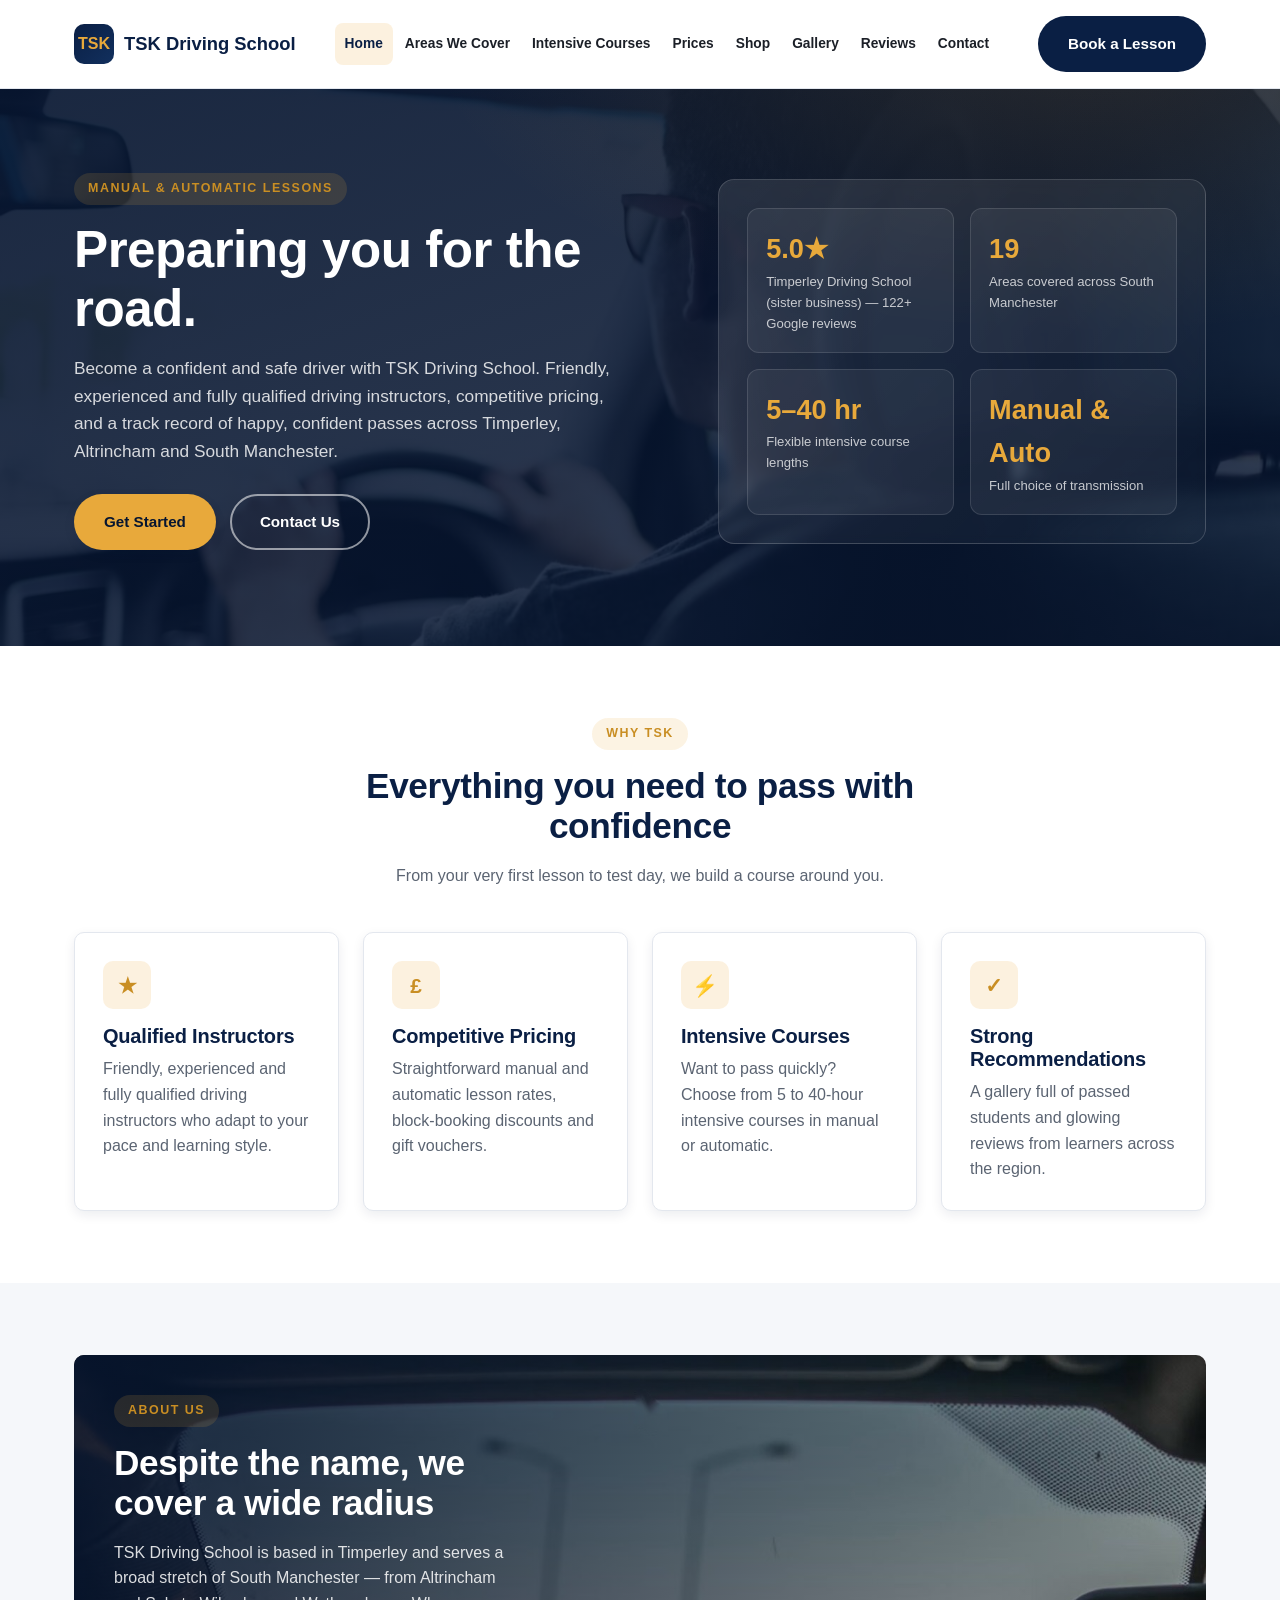
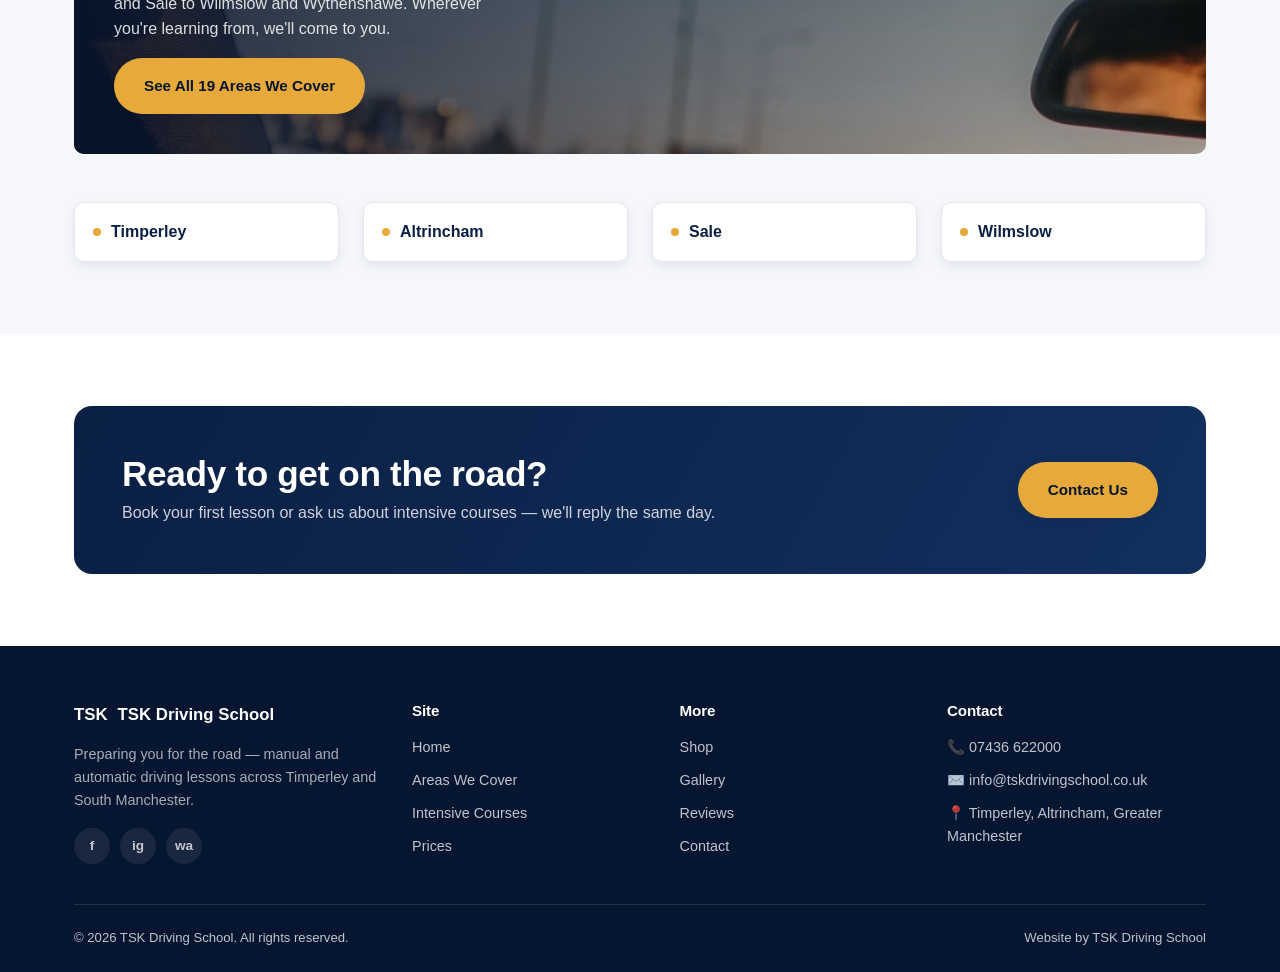
<file: index.html>
<!DOCTYPE html>
<html lang="en">
<head>
<meta charset="UTF-8">
<meta name="viewport" content="width=device-width, initial-scale=1.0">
<!-- Google tag (gtag.js) -->
<script async src="https://www.googletagmanager.com/gtag/js?id=G-TXS6KLZTWV"></script>
<script>
  window.dataLayer = window.dataLayer || [];
  function gtag(){dataLayer.push(arguments);}
  gtag('js', new Date());
  gtag('config', 'G-TXS6KLZTWV');
</script>
<title>TSK Driving School | Driving Lessons in Timperley & South Manchester</title>
<meta name="description" content="Friendly, fully qualified instructors offering manual & automatic driving lessons in Timperley, Altrincham & South Manchester. Book today.">
<link rel="canonical" href="https://tskdrivingschool.co.uk/">
<meta property="og:type" content="website">
<meta property="og:site_name" content="TSK Driving School">
<meta property="og:title" content="TSK Driving School | Driving Lessons in Timperley & South Manchester">
<meta property="og:description" content="Friendly, fully qualified instructors offering manual & automatic driving lessons in Timperley, Altrincham & South Manchester.">
<meta property="og:url" content="https://tskdrivingschool.co.uk/">
<meta property="og:image" content="https://tskdrivingschool.co.uk/images/mirror-eyes.jpg">
<meta name="twitter:card" content="summary_large_image">
<link rel="stylesheet" href="styles.css">
<script type="application/ld+json">
{
  "@context": "https://schema.org",
  "@type": "DrivingSchool",
  "name": "TSK Driving School",
  "image": "https://tskdrivingschool.co.uk/images/mirror-eyes.jpg",
  "url": "https://tskdrivingschool.co.uk/",
  "telephone": "+447436622000",
  "email": "info@tskdrivingschool.co.uk",
  "priceRange": "££",
  "address": {
    "@type": "PostalAddress",
    "addressLocality": "Timperley",
    "addressRegion": "Greater Manchester",
    "addressCountry": "GB"
  },
  "areaServed": ["Timperley", "Alderley Edge", "Altrincham", "Bowdon", "Broadheath", "Brooklands", "Dunham Massey", "Flixton", "Gatley", "Hale", "Hale Barns", "Northenden", "Northern Moor", "Partington", "Sale", "Sale Moor", "Urmston", "Wilmslow", "Wythenshawe"],
  "openingHoursSpecification": [
    {"@type": "OpeningHoursSpecification", "dayOfWeek": ["Monday","Tuesday","Wednesday","Thursday","Friday"], "opens": "09:00", "closes": "19:00"},
    {"@type": "OpeningHoursSpecification", "dayOfWeek": "Saturday", "opens": "09:00", "closes": "17:00"},
    {"@type": "OpeningHoursSpecification", "dayOfWeek": "Sunday", "opens": "09:00", "closes": "14:00"}
  ]
}
</script>
</head>
<body>

<header class="site-header">
  <div class="nav-bar">
    <a href="index.html" class="brand">
      <span class="logo-mark">TSK</span>
      <span>TSK Driving School<span class="brand-sub">Timperley &amp; South Manchester</span></span>
    </a>
    <button class="nav-toggle" aria-label="Toggle navigation"><span></span><span></span><span></span></button>
    <nav class="nav-links">
      <a href="index.html" class="active">Home</a>
      <a href="areas-we-cover.html">Areas We Cover</a>
      <a href="intensive-driving-courses.html">Intensive Courses</a>
      <a href="prices.html">Prices</a>
      <a href="shop.html">Shop</a>
      <a href="gallery.html">Gallery</a>
      <a href="reviews.html">Reviews</a>
      <a href="contact.html">Contact</a>
    </nav>
    <div class="nav-cta">
      <a href="tel:+447436622000" class="nav-phone">📞 07436 622000</a>
      <a href="contact.html" class="btn btn-navy">Book a Lesson</a>
    </div>
  </div>
</header>

<section class="hero hero-photo" style="--hero-img:url('images/hero-steering-1.jpg');">
  <div class="container">
    <div>
      <span class="eyebrow">Manual &amp; Automatic Lessons</span>
      <h1>Preparing you for the road.</h1>
      <p class="lead">Become a confident and safe driver with TSK Driving School. Friendly, experienced and fully qualified driving instructors, competitive pricing, and a track record of happy, confident passes across Timperley, Altrincham and South Manchester.</p>
      <div class="hero-actions">
        <a href="prices.html" class="btn btn-gold">Get Started</a>
        <a href="contact.html" class="btn btn-outline">Contact Us</a>
      </div>
    </div>
    <div class="hero-art">
      <div class="hero-stat-grid">
        <div class="hero-stat">
          <div class="num">5.0★</div>
          <div class="label">Timperley Driving School (sister business) — 122+ Google reviews</div>
        </div>
        <div class="hero-stat">
          <div class="num">19</div>
          <div class="label">Areas covered across South Manchester</div>
        </div>
        <div class="hero-stat">
          <div class="num">5–40 hr</div>
          <div class="label">Flexible intensive course lengths</div>
        </div>
        <div class="hero-stat">
          <div class="num">Manual &amp; Auto</div>
          <div class="label">Full choice of transmission</div>
        </div>
      </div>
    </div>
  </div>
</section>

<section>
  <div class="container">
    <div class="section-head">
      <span class="eyebrow">Why TSK</span>
      <h2>Everything you need to pass with confidence</h2>
      <p>From your very first lesson to test day, we build a course around you.</p>
    </div>
    <div class="grid grid-4">
      <div class="card">
        <div class="icon">★</div>
        <h3>Qualified Instructors</h3>
        <p>Friendly, experienced and fully qualified driving instructors who adapt to your pace and learning style.</p>
      </div>
      <div class="card">
        <div class="icon">£</div>
        <h3>Competitive Pricing</h3>
        <p>Straightforward manual and automatic lesson rates, block-booking discounts and gift vouchers.</p>
      </div>
      <div class="card">
        <div class="icon">⚡</div>
        <h3>Intensive Courses</h3>
        <p>Want to pass quickly? Choose from 5 to 40-hour intensive courses in manual or automatic.</p>
      </div>
      <div class="card">
        <div class="icon">✓</div>
        <h3>Strong Recommendations</h3>
        <p>A gallery full of passed students and glowing reviews from learners across the region.</p>
      </div>
    </div>
  </div>
</section>

<section class="bg-offwhite">
  <div class="container">
    <div class="photo-band" style="background-image:url('images/road-dusk.jpg'); margin-bottom:48px;">
      <div class="content">
        <span class="eyebrow">About Us</span>
        <h2>Despite the name, we cover a wide radius</h2>
        <p>TSK Driving School is based in Timperley and serves a broad stretch of South Manchester — from Altrincham and Sale to Wilmslow and Wythenshawe. Wherever you're learning from, we'll come to you.</p>
        <a href="areas-we-cover.html" class="btn btn-gold">See All 19 Areas We Cover</a>
      </div>
    </div>
    <div class="grid grid-4">
      <div class="area-pill"><span class="dot"></span>Timperley</div>
      <div class="area-pill"><span class="dot"></span>Altrincham</div>
      <div class="area-pill"><span class="dot"></span>Sale</div>
      <div class="area-pill"><span class="dot"></span>Wilmslow</div>
    </div>
  </div>
</section>

<section>
  <div class="container">
    <div class="cta-banner">
      <div>
        <h2>Ready to get on the road?</h2>
        <p>Book your first lesson or ask us about intensive courses — we'll reply the same day.</p>
      </div>
      <a href="contact.html" class="btn btn-gold">Contact Us</a>
    </div>
  </div>
</section>

<footer class="site-footer">
  <div class="container">
    <div class="footer-grid">
      <div>
        <div class="footer-brand"><span class="logo-mark">TSK</span> TSK Driving School</div>
        <p style="color:rgba(255,255,255,0.65); font-size:0.9rem;">Preparing you for the road — manual and automatic driving lessons across Timperley and South Manchester.</p>
        <div class="social-row">
          <a href="#" aria-label="Facebook">f</a>
          <a href="#" aria-label="Instagram">ig</a>
          <a href="https://wa.me/447436622000" aria-label="WhatsApp">wa</a>
        </div>
      </div>
      <div>
        <h4>Site</h4>
        <ul>
          <li><a href="index.html">Home</a></li>
          <li><a href="areas-we-cover.html">Areas We Cover</a></li>
          <li><a href="intensive-driving-courses.html">Intensive Courses</a></li>
          <li><a href="prices.html">Prices</a></li>
        </ul>
      </div>
      <div>
        <h4>More</h4>
        <ul>
          <li><a href="shop.html">Shop</a></li>
          <li><a href="gallery.html">Gallery</a></li>
          <li><a href="reviews.html">Reviews</a></li>
          <li><a href="contact.html">Contact</a></li>
        </ul>
      </div>
      <div>
        <h4>Contact</h4>
        <ul>
          <li>📞 <a href="tel:+447436622000">07436 622000</a></li>
          <li>✉️ <a href="mailto:info@tskdrivingschool.co.uk">info@tskdrivingschool.co.uk</a></li>
          <li>📍 Timperley, Altrincham, Greater Manchester</li>
        </ul>
      </div>
    </div>
    <div class="footer-bottom">
      <span>© 2026 TSK Driving School. All rights reserved.</span>
      <span>Website by TSK Driving School</span>
    </div>
  </div>
</footer>

<script src="script.js"></script>
</body>
</html>
</file>
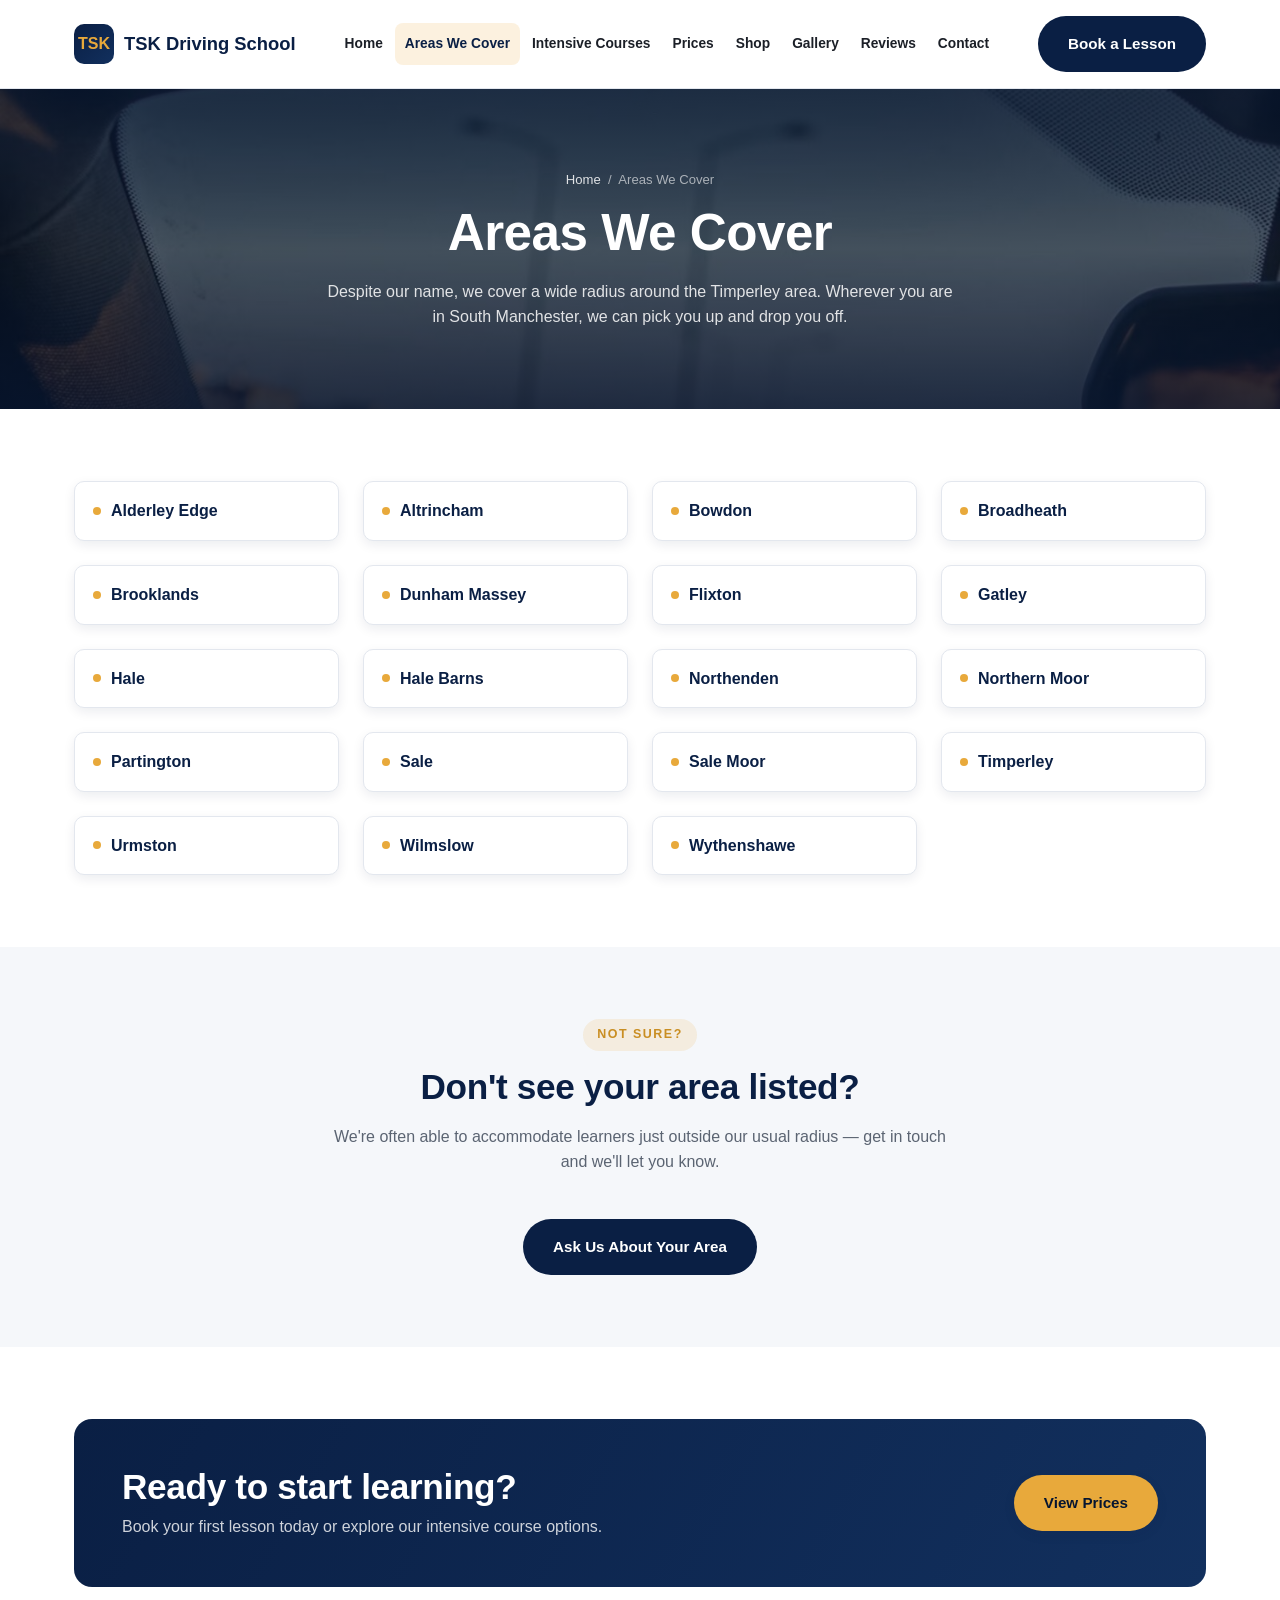
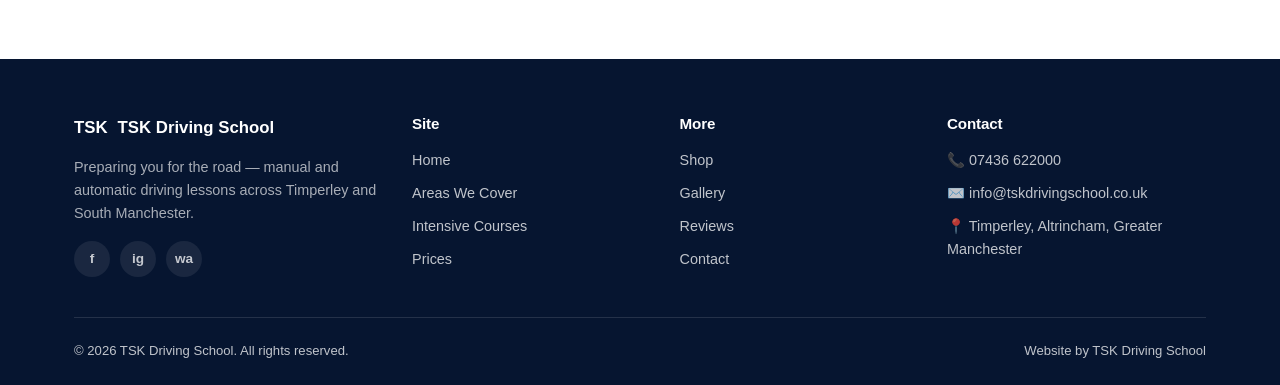
<file: areas-we-cover.html>
<!DOCTYPE html>
<html lang="en">
<head>
<meta charset="UTF-8">
<meta name="viewport" content="width=device-width, initial-scale=1.0">
<!-- Google tag (gtag.js) -->
<script async src="https://www.googletagmanager.com/gtag/js?id=G-TXS6KLZTWV"></script>
<script>
  window.dataLayer = window.dataLayer || [];
  function gtag(){dataLayer.push(arguments);}
  gtag('js', new Date());
  gtag('config', 'G-TXS6KLZTWV');
</script>
<title>Driving Lesson Areas We Cover | Timperley & South Manchester</title>
<meta name="description" content="TSK Driving School covers Timperley, Altrincham, Sale, Hale, Bowdon, Wilmslow, Wythenshawe and surrounding South Manchester areas. Check if we cover you.">
<link rel="canonical" href="https://tskdrivingschool.co.uk/areas-we-cover.html">
<meta property="og:type" content="website">
<meta property="og:site_name" content="TSK Driving School">
<meta property="og:title" content="Driving Lesson Areas We Cover | Timperley & South Manchester">
<meta property="og:description" content="TSK Driving School covers Timperley, Altrincham, Sale, Hale, Bowdon, Wilmslow, Wythenshawe and surrounding South Manchester areas.">
<meta property="og:url" content="https://tskdrivingschool.co.uk/areas-we-cover.html">
<meta property="og:image" content="https://tskdrivingschool.co.uk/images/road-dusk.jpg">
<meta name="twitter:card" content="summary_large_image">
<link rel="stylesheet" href="styles.css">
</head>
<body>

<header class="site-header">
  <div class="nav-bar">
    <a href="index.html" class="brand">
      <span class="logo-mark">TSK</span>
      <span>TSK Driving School<span class="brand-sub">Timperley &amp; South Manchester</span></span>
    </a>
    <button class="nav-toggle" aria-label="Toggle navigation"><span></span><span></span><span></span></button>
    <nav class="nav-links">
      <a href="index.html">Home</a>
      <a href="areas-we-cover.html" class="active">Areas We Cover</a>
      <a href="intensive-driving-courses.html">Intensive Courses</a>
      <a href="prices.html">Prices</a>
      <a href="shop.html">Shop</a>
      <a href="gallery.html">Gallery</a>
      <a href="reviews.html">Reviews</a>
      <a href="contact.html">Contact</a>
    </nav>
    <div class="nav-cta">
      <a href="tel:+447436622000" class="nav-phone">📞 07436 622000</a>
      <a href="contact.html" class="btn btn-navy">Book a Lesson</a>
    </div>
  </div>
</header>

<section class="photo-hero" style="background-image:url('images/road-dusk.jpg'); min-height:320px;">
  <div class="container">
    <div class="breadcrumb"><a href="index.html">Home</a> &nbsp;/&nbsp; Areas We Cover</div>
    <h1>Areas We Cover</h1>
    <p>Despite our name, we cover a wide radius around the Timperley area. Wherever you are in South Manchester, we can pick you up and drop you off.</p>
  </div>
</section>

<section>
  <div class="container">
    <div class="grid grid-4">
      <div class="area-pill"><span class="dot"></span>Alderley Edge</div>
      <div class="area-pill"><span class="dot"></span>Altrincham</div>
      <div class="area-pill"><span class="dot"></span>Bowdon</div>
      <div class="area-pill"><span class="dot"></span>Broadheath</div>
      <div class="area-pill"><span class="dot"></span>Brooklands</div>
      <div class="area-pill"><span class="dot"></span>Dunham Massey</div>
      <div class="area-pill"><span class="dot"></span>Flixton</div>
      <div class="area-pill"><span class="dot"></span>Gatley</div>
      <div class="area-pill"><span class="dot"></span>Hale</div>
      <div class="area-pill"><span class="dot"></span>Hale Barns</div>
      <div class="area-pill"><span class="dot"></span>Northenden</div>
      <div class="area-pill"><span class="dot"></span>Northern Moor</div>
      <div class="area-pill"><span class="dot"></span>Partington</div>
      <div class="area-pill"><span class="dot"></span>Sale</div>
      <div class="area-pill"><span class="dot"></span>Sale Moor</div>
      <div class="area-pill"><span class="dot"></span>Timperley</div>
      <div class="area-pill"><span class="dot"></span>Urmston</div>
      <div class="area-pill"><span class="dot"></span>Wilmslow</div>
      <div class="area-pill"><span class="dot"></span>Wythenshawe</div>
    </div>
  </div>
</section>

<section class="bg-offwhite">
  <div class="container">
    <div class="section-head">
      <span class="eyebrow">Not sure?</span>
      <h2>Don't see your area listed?</h2>
      <p>We're often able to accommodate learners just outside our usual radius — get in touch and we'll let you know.</p>
    </div>
    <div style="text-align:center;">
      <a href="contact.html" class="btn btn-navy">Ask Us About Your Area</a>
    </div>
  </div>
</section>

<section>
  <div class="container">
    <div class="cta-banner">
      <div>
        <h2>Ready to start learning?</h2>
        <p>Book your first lesson today or explore our intensive course options.</p>
      </div>
      <a href="prices.html" class="btn btn-gold">View Prices</a>
    </div>
  </div>
</section>

<footer class="site-footer">
  <div class="container">
    <div class="footer-grid">
      <div>
        <div class="footer-brand"><span class="logo-mark">TSK</span> TSK Driving School</div>
        <p style="color:rgba(255,255,255,0.65); font-size:0.9rem;">Preparing you for the road — manual and automatic driving lessons across Timperley and South Manchester.</p>
        <div class="social-row">
          <a href="#" aria-label="Facebook">f</a>
          <a href="#" aria-label="Instagram">ig</a>
          <a href="https://wa.me/447436622000" aria-label="WhatsApp">wa</a>
        </div>
      </div>
      <div>
        <h4>Site</h4>
        <ul>
          <li><a href="index.html">Home</a></li>
          <li><a href="areas-we-cover.html">Areas We Cover</a></li>
          <li><a href="intensive-driving-courses.html">Intensive Courses</a></li>
          <li><a href="prices.html">Prices</a></li>
        </ul>
      </div>
      <div>
        <h4>More</h4>
        <ul>
          <li><a href="shop.html">Shop</a></li>
          <li><a href="gallery.html">Gallery</a></li>
          <li><a href="reviews.html">Reviews</a></li>
          <li><a href="contact.html">Contact</a></li>
        </ul>
      </div>
      <div>
        <h4>Contact</h4>
        <ul>
          <li>📞 <a href="tel:+447436622000">07436 622000</a></li>
          <li>✉️ <a href="mailto:info@tskdrivingschool.co.uk">info@tskdrivingschool.co.uk</a></li>
          <li>📍 Timperley, Altrincham, Greater Manchester</li>
        </ul>
      </div>
    </div>
    <div class="footer-bottom">
      <span>© 2026 TSK Driving School. All rights reserved.</span>
      <span>Website by TSK Driving School</span>
    </div>
  </div>
</footer>

<script src="script.js"></script>
</body>
</html>
</file>
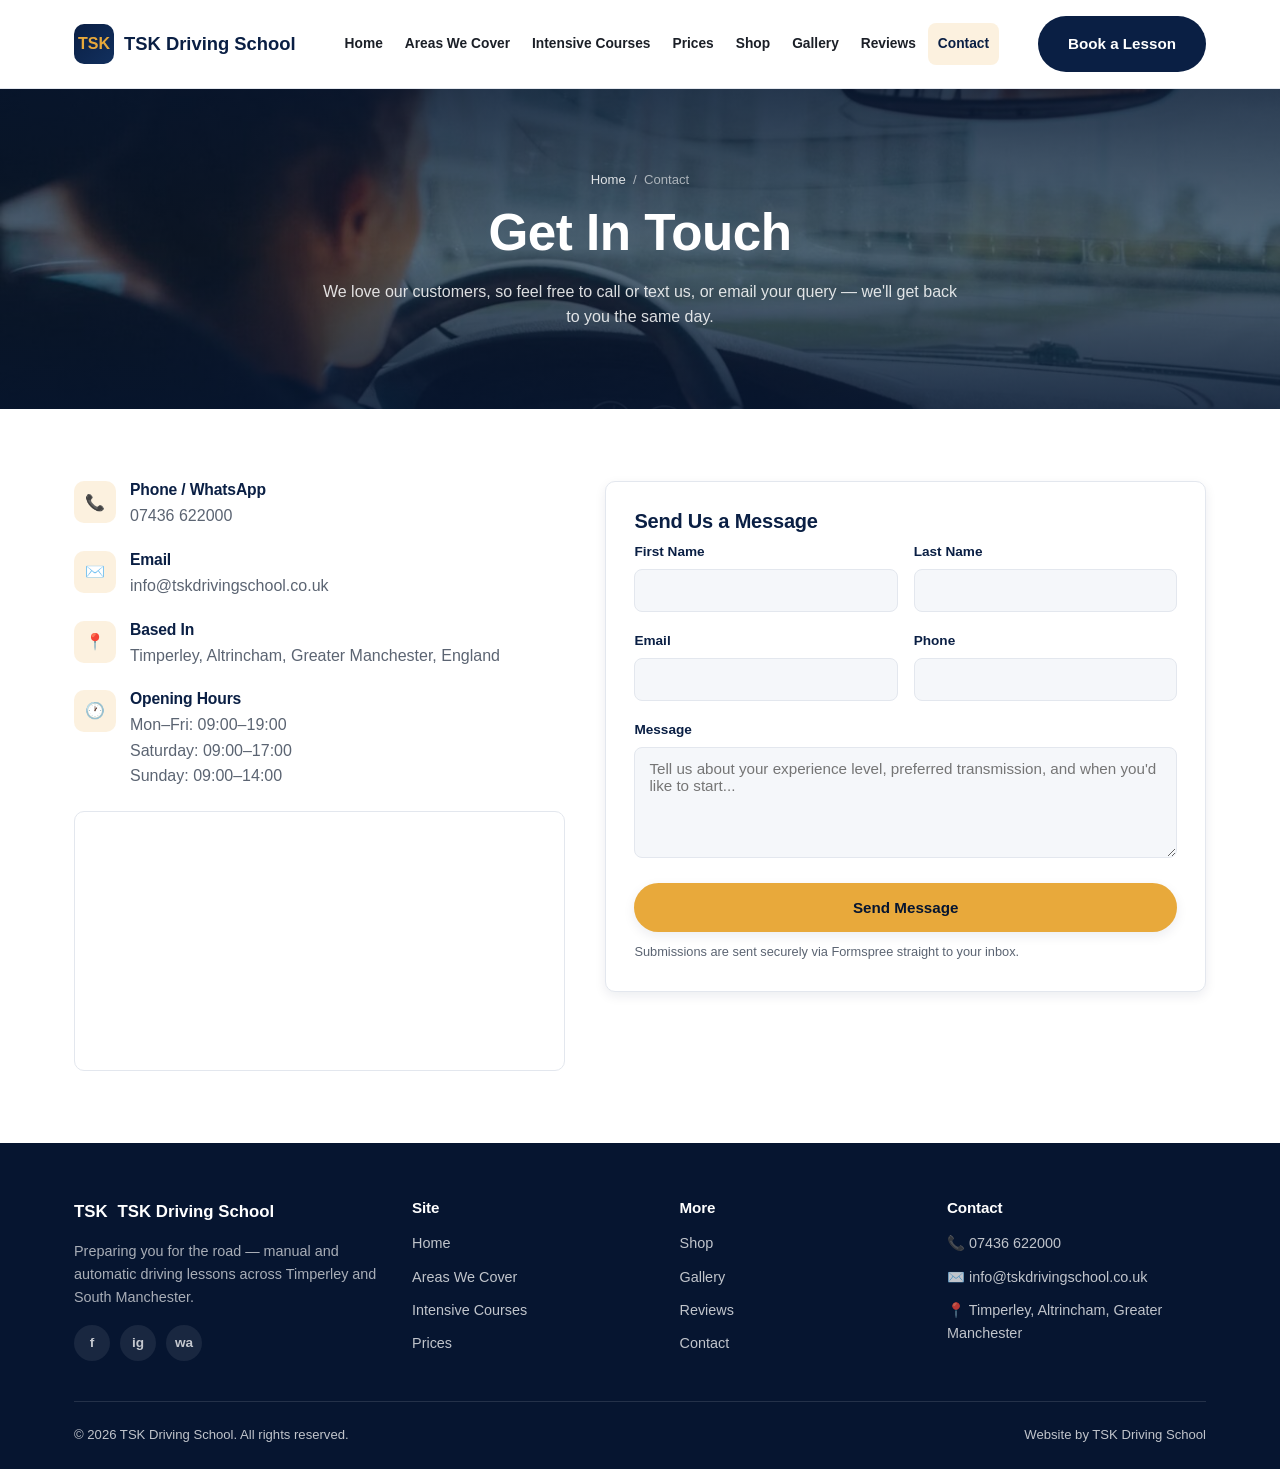
<file: contact.html>
<!DOCTYPE html>
<html lang="en">
<head>
<meta charset="UTF-8">
<meta name="viewport" content="width=device-width, initial-scale=1.0">
<!-- Google tag (gtag.js) -->
<script async src="https://www.googletagmanager.com/gtag/js?id=G-TXS6KLZTWV"></script>
<script>
  window.dataLayer = window.dataLayer || [];
  function gtag(){dataLayer.push(arguments);}
  gtag('js', new Date());
  gtag('config', 'G-TXS6KLZTWV');
</script>
<title>Contact TSK Driving School | Timperley & South Manchester</title>
<meta name="description" content="Get in touch to book manual or automatic driving lessons in Timperley, Altrincham and South Manchester. Call, WhatsApp or message us today.">
<link rel="canonical" href="https://tskdrivingschool.co.uk/contact.html">
<meta property="og:type" content="website">
<meta property="og:site_name" content="TSK Driving School">
<meta property="og:title" content="Contact TSK Driving School | Timperley & South Manchester">
<meta property="og:description" content="Get in touch to book manual or automatic driving lessons in Timperley, Altrincham and South Manchester.">
<meta property="og:url" content="https://tskdrivingschool.co.uk/contact.html">
<meta property="og:image" content="https://tskdrivingschool.co.uk/images/mirror-eyes.jpg">
<meta name="twitter:card" content="summary_large_image">
<link rel="stylesheet" href="styles.css">
</head>
<body>

<header class="site-header">
  <div class="nav-bar">
    <a href="index.html" class="brand">
      <span class="logo-mark">TSK</span>
      <span>TSK Driving School<span class="brand-sub">Timperley &amp; South Manchester</span></span>
    </a>
    <button class="nav-toggle" aria-label="Toggle navigation"><span></span><span></span><span></span></button>
    <nav class="nav-links">
      <a href="index.html">Home</a>
      <a href="areas-we-cover.html">Areas We Cover</a>
      <a href="intensive-driving-courses.html">Intensive Courses</a>
      <a href="prices.html">Prices</a>
      <a href="shop.html">Shop</a>
      <a href="gallery.html">Gallery</a>
      <a href="reviews.html">Reviews</a>
      <a href="contact.html" class="active">Contact</a>
    </nav>
    <div class="nav-cta">
      <a href="tel:+447436622000" class="nav-phone">📞 07436 622000</a>
      <a href="contact.html" class="btn btn-navy">Book a Lesson</a>
    </div>
  </div>
</header>

<section class="photo-hero" style="background-image:url('images/mirror-eyes.jpg'); min-height:320px;">
  <div class="container">
    <div class="breadcrumb"><a href="index.html">Home</a> &nbsp;/&nbsp; Contact</div>
    <h1>Get In Touch</h1>
    <p>We love our customers, so feel free to call or text us, or email your query — we'll get back to you the same day.</p>
  </div>
</section>

<section>
  <div class="container">
    <div class="contact-grid">
      <div>
        <div class="contact-item">
          <div class="icon">📞</div>
          <div>
            <h4>Phone / WhatsApp</h4>
            <p><a href="tel:+447436622000">07436 622000</a></p>
          </div>
        </div>
        <div class="contact-item">
          <div class="icon">✉️</div>
          <div>
            <h4>Email</h4>
            <p><a href="mailto:info@tskdrivingschool.co.uk">info@tskdrivingschool.co.uk</a></p>
          </div>
        </div>
        <div class="contact-item">
          <div class="icon">📍</div>
          <div>
            <h4>Based In</h4>
            <p>Timperley, Altrincham, Greater Manchester, England</p>
          </div>
        </div>
        <div class="contact-item">
          <div class="icon">🕐</div>
          <div>
            <h4>Opening Hours</h4>
            <p>Mon–Fri: 09:00–19:00<br>Saturday: 09:00–17:00<br>Sunday: 09:00–14:00</p>
          </div>
        </div>

        <div class="map-embed">
          <iframe src="https://www.google.com/maps?q=Timperley,+Altrincham,+Greater+Manchester&output=embed" loading="lazy" allowfullscreen title="TSK Driving School service area map"></iframe>
        </div>
      </div>

      <div>
        <div class="card">
          <h3>Send Us a Message</h3>
          <form id="contact-form" action="https://formspree.io/f/mdaqgkja" method="POST">
            <div class="form-row">
              <div class="form-field">
                <label for="first-name">First Name</label>
                <input type="text" id="first-name" name="first-name" required>
              </div>
              <div class="form-field">
                <label for="last-name">Last Name</label>
                <input type="text" id="last-name" name="last-name" required>
              </div>
            </div>
            <div class="form-row">
              <div class="form-field">
                <label for="email">Email</label>
                <input type="email" id="email" name="email" required>
              </div>
              <div class="form-field">
                <label for="phone">Phone</label>
                <input type="tel" id="phone" name="phone">
              </div>
            </div>
            <div class="form-field">
              <label for="message">Message</label>
              <textarea id="message" name="message" rows="5" placeholder="Tell us about your experience level, preferred transmission, and when you'd like to start..." required></textarea>
            </div>
            <button type="submit" class="btn btn-gold btn-block">Send Message</button>
            <p class="form-note" id="form-success" style="display:none; color: var(--success); font-weight:600;"></p>
            <p class="form-note">Submissions are sent securely via Formspree straight to your inbox.</p>
          </form>
        </div>
      </div>
    </div>
  </div>
</section>

<footer class="site-footer">
  <div class="container">
    <div class="footer-grid">
      <div>
        <div class="footer-brand"><span class="logo-mark">TSK</span> TSK Driving School</div>
        <p style="color:rgba(255,255,255,0.65); font-size:0.9rem;">Preparing you for the road — manual and automatic driving lessons across Timperley and South Manchester.</p>
        <div class="social-row">
          <a href="#" aria-label="Facebook">f</a>
          <a href="#" aria-label="Instagram">ig</a>
          <a href="https://wa.me/447436622000" aria-label="WhatsApp">wa</a>
        </div>
      </div>
      <div>
        <h4>Site</h4>
        <ul>
          <li><a href="index.html">Home</a></li>
          <li><a href="areas-we-cover.html">Areas We Cover</a></li>
          <li><a href="intensive-driving-courses.html">Intensive Courses</a></li>
          <li><a href="prices.html">Prices</a></li>
        </ul>
      </div>
      <div>
        <h4>More</h4>
        <ul>
          <li><a href="shop.html">Shop</a></li>
          <li><a href="gallery.html">Gallery</a></li>
          <li><a href="reviews.html">Reviews</a></li>
          <li><a href="contact.html">Contact</a></li>
        </ul>
      </div>
      <div>
        <h4>Contact</h4>
        <ul>
          <li>📞 <a href="tel:+447436622000">07436 622000</a></li>
          <li>✉️ <a href="mailto:info@tskdrivingschool.co.uk">info@tskdrivingschool.co.uk</a></li>
          <li>📍 Timperley, Altrincham, Greater Manchester</li>
        </ul>
      </div>
    </div>
    <div class="footer-bottom">
      <span>© 2026 TSK Driving School. All rights reserved.</span>
      <span>Website by TSK Driving School</span>
    </div>
  </div>
</footer>

<script src="script.js"></script>
</body>
</html>
</file>
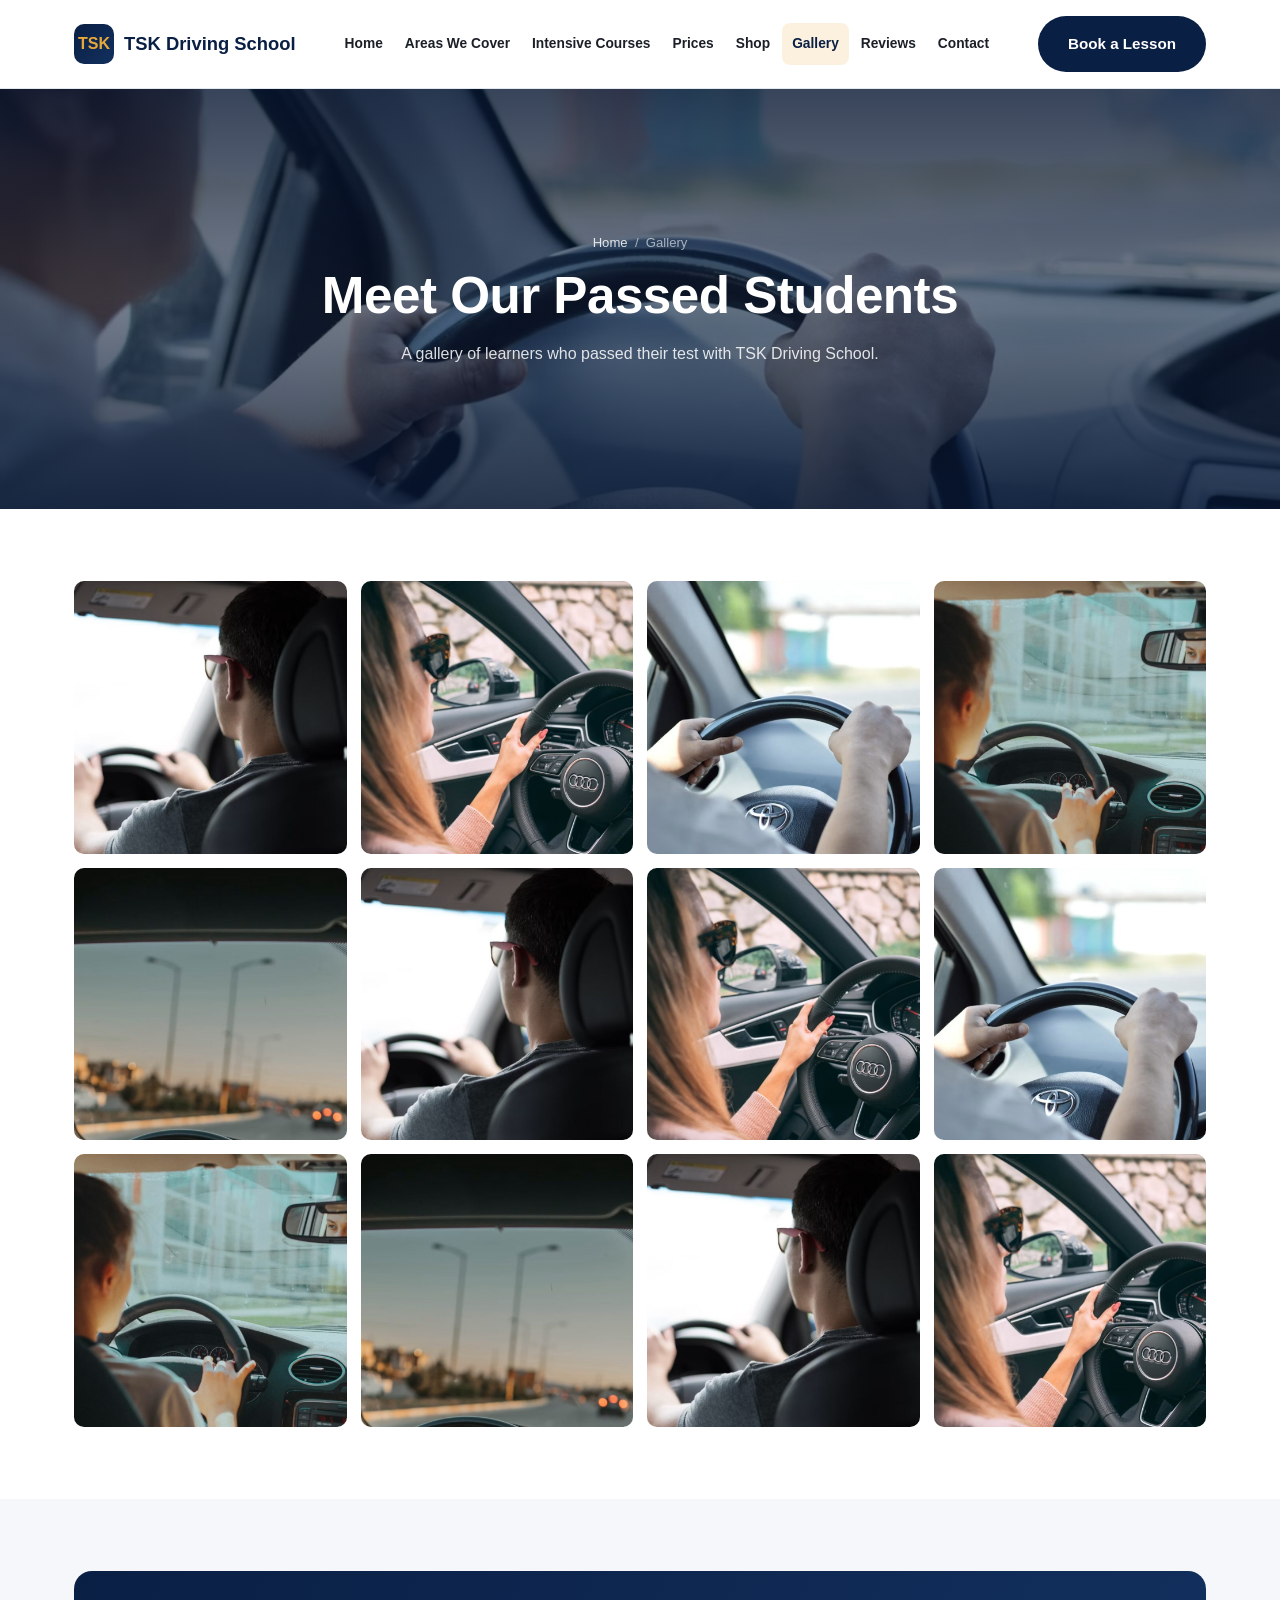
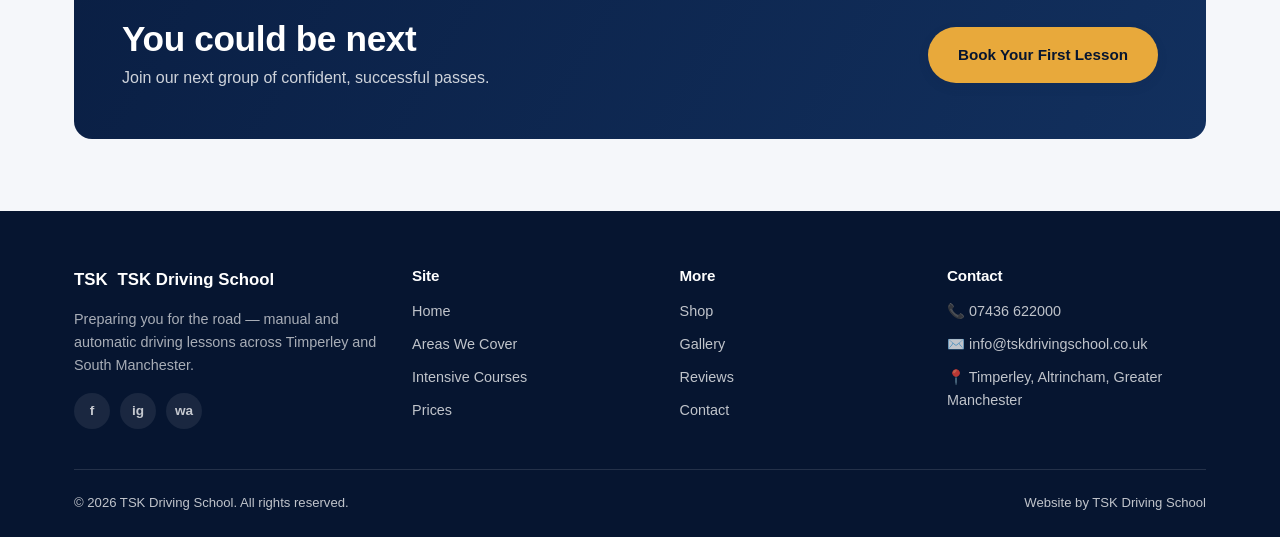
<file: gallery.html>
<!DOCTYPE html>
<html lang="en">
<head>
<meta charset="UTF-8">
<meta name="viewport" content="width=device-width, initial-scale=1.0">
<!-- Google tag (gtag.js) -->
<script async src="https://www.googletagmanager.com/gtag/js?id=G-TXS6KLZTWV"></script>
<script>
  window.dataLayer = window.dataLayer || [];
  function gtag(){dataLayer.push(arguments);}
  gtag('js', new Date());
  gtag('config', 'G-TXS6KLZTWV');
</script>
<title>Passed Students Gallery | TSK Driving School Timperley</title>
<meta name="description" content="See our learners passing their driving test with TSK Driving School in Timperley and South Manchester. Real results, real confidence.">
<link rel="canonical" href="https://tskdrivingschool.co.uk/gallery.html">
<meta property="og:type" content="website">
<meta property="og:site_name" content="TSK Driving School">
<meta property="og:title" content="Passed Students Gallery | TSK Driving School Timperley">
<meta property="og:description" content="See our learners passing their driving test with TSK Driving School in Timperley and South Manchester.">
<meta property="og:url" content="https://tskdrivingschool.co.uk/gallery.html">
<meta property="og:image" content="https://tskdrivingschool.co.uk/images/instructor-mirror.jpg">
<meta name="twitter:card" content="summary_large_image">
<link rel="stylesheet" href="styles.css">
</head>
<body>

<header class="site-header">
  <div class="nav-bar">
    <a href="index.html" class="brand">
      <span class="logo-mark">TSK</span>
      <span>TSK Driving School<span class="brand-sub">Timperley &amp; South Manchester</span></span>
    </a>
    <button class="nav-toggle" aria-label="Toggle navigation"><span></span><span></span><span></span></button>
    <nav class="nav-links">
      <a href="index.html">Home</a>
      <a href="areas-we-cover.html">Areas We Cover</a>
      <a href="intensive-driving-courses.html">Intensive Courses</a>
      <a href="prices.html">Prices</a>
      <a href="shop.html">Shop</a>
      <a href="gallery.html" class="active">Gallery</a>
      <a href="reviews.html">Reviews</a>
      <a href="contact.html">Contact</a>
    </nav>
    <div class="nav-cta">
      <a href="tel:+447436622000" class="nav-phone">📞 07436 622000</a>
      <a href="contact.html" class="btn btn-navy">Book a Lesson</a>
    </div>
  </div>
</header>

<section class="photo-hero" style="background-image:url('images/instructor-mirror.jpg');">
  <div class="container">
    <div class="breadcrumb"><a href="index.html">Home</a> &nbsp;/&nbsp; Gallery</div>
    <h1>Meet Our Passed Students</h1>
    <p>A gallery of learners who passed their test with TSK Driving School.</p>
  </div>
</section>

<section>
  <div class="container">
    <div class="gallery-grid">
      <div class="gallery-photo"><img src="images/hero-steering-1.jpg" alt="Learner driver practising with TSK Driving School in Timperley" loading="lazy"></div>
      <div class="gallery-photo"><img src="images/hero-steering-2.jpg" alt="Student driving lesson in South Manchester" loading="lazy"></div>
      <div class="gallery-photo"><img src="images/instructor-mirror.jpg" alt="Driving instructor and student practising in Timperley" loading="lazy"></div>
      <div class="gallery-photo"><img src="images/mirror-eyes.jpg" alt="Focused learner driver on a TSK Driving School lesson" loading="lazy"></div>
      <div class="gallery-photo"><img src="images/road-dusk.jpg" alt="Driving lesson on the road near Timperley" loading="lazy"></div>
      <div class="gallery-photo"><img src="images/hero-steering-1.jpg" alt="Learner driver practising with TSK Driving School in Timperley" loading="lazy"></div>
      <div class="gallery-photo"><img src="images/hero-steering-2.jpg" alt="Student driving lesson in South Manchester" loading="lazy"></div>
      <div class="gallery-photo"><img src="images/instructor-mirror.jpg" alt="Driving instructor and student practising in Timperley" loading="lazy"></div>
      <div class="gallery-photo"><img src="images/mirror-eyes.jpg" alt="Focused learner driver on a TSK Driving School lesson" loading="lazy"></div>
      <div class="gallery-photo"><img src="images/road-dusk.jpg" alt="Driving lesson on the road near Timperley" loading="lazy"></div>
      <div class="gallery-photo"><img src="images/hero-steering-1.jpg" alt="Learner driver practising with TSK Driving School in Timperley" loading="lazy"></div>
      <div class="gallery-photo"><img src="images/hero-steering-2.jpg" alt="Student driving lesson in South Manchester" loading="lazy"></div>
    </div>
  </div>
</section>

<section class="bg-offwhite">
  <div class="container">
    <div class="cta-banner" style="background:linear-gradient(120deg, var(--navy) 0%, var(--navy-mid) 100%);">
      <div>
        <h2>You could be next</h2>
        <p>Join our next group of confident, successful passes.</p>
      </div>
      <a href="contact.html" class="btn btn-gold">Book Your First Lesson</a>
    </div>
  </div>
</section>

<footer class="site-footer">
  <div class="container">
    <div class="footer-grid">
      <div>
        <div class="footer-brand"><span class="logo-mark">TSK</span> TSK Driving School</div>
        <p style="color:rgba(255,255,255,0.65); font-size:0.9rem;">Preparing you for the road — manual and automatic driving lessons across Timperley and South Manchester.</p>
        <div class="social-row">
          <a href="#" aria-label="Facebook">f</a>
          <a href="#" aria-label="Instagram">ig</a>
          <a href="https://wa.me/447436622000" aria-label="WhatsApp">wa</a>
        </div>
      </div>
      <div>
        <h4>Site</h4>
        <ul>
          <li><a href="index.html">Home</a></li>
          <li><a href="areas-we-cover.html">Areas We Cover</a></li>
          <li><a href="intensive-driving-courses.html">Intensive Courses</a></li>
          <li><a href="prices.html">Prices</a></li>
        </ul>
      </div>
      <div>
        <h4>More</h4>
        <ul>
          <li><a href="shop.html">Shop</a></li>
          <li><a href="gallery.html">Gallery</a></li>
          <li><a href="reviews.html">Reviews</a></li>
          <li><a href="contact.html">Contact</a></li>
        </ul>
      </div>
      <div>
        <h4>Contact</h4>
        <ul>
          <li>📞 <a href="tel:+447436622000">07436 622000</a></li>
          <li>✉️ <a href="mailto:info@tskdrivingschool.co.uk">info@tskdrivingschool.co.uk</a></li>
          <li>📍 Timperley, Altrincham, Greater Manchester</li>
        </ul>
      </div>
    </div>
    <div class="footer-bottom">
      <span>© 2026 TSK Driving School. All rights reserved.</span>
      <span>Website by TSK Driving School</span>
    </div>
  </div>
</footer>

<script src="script.js"></script>
</body>
</html>
</file>
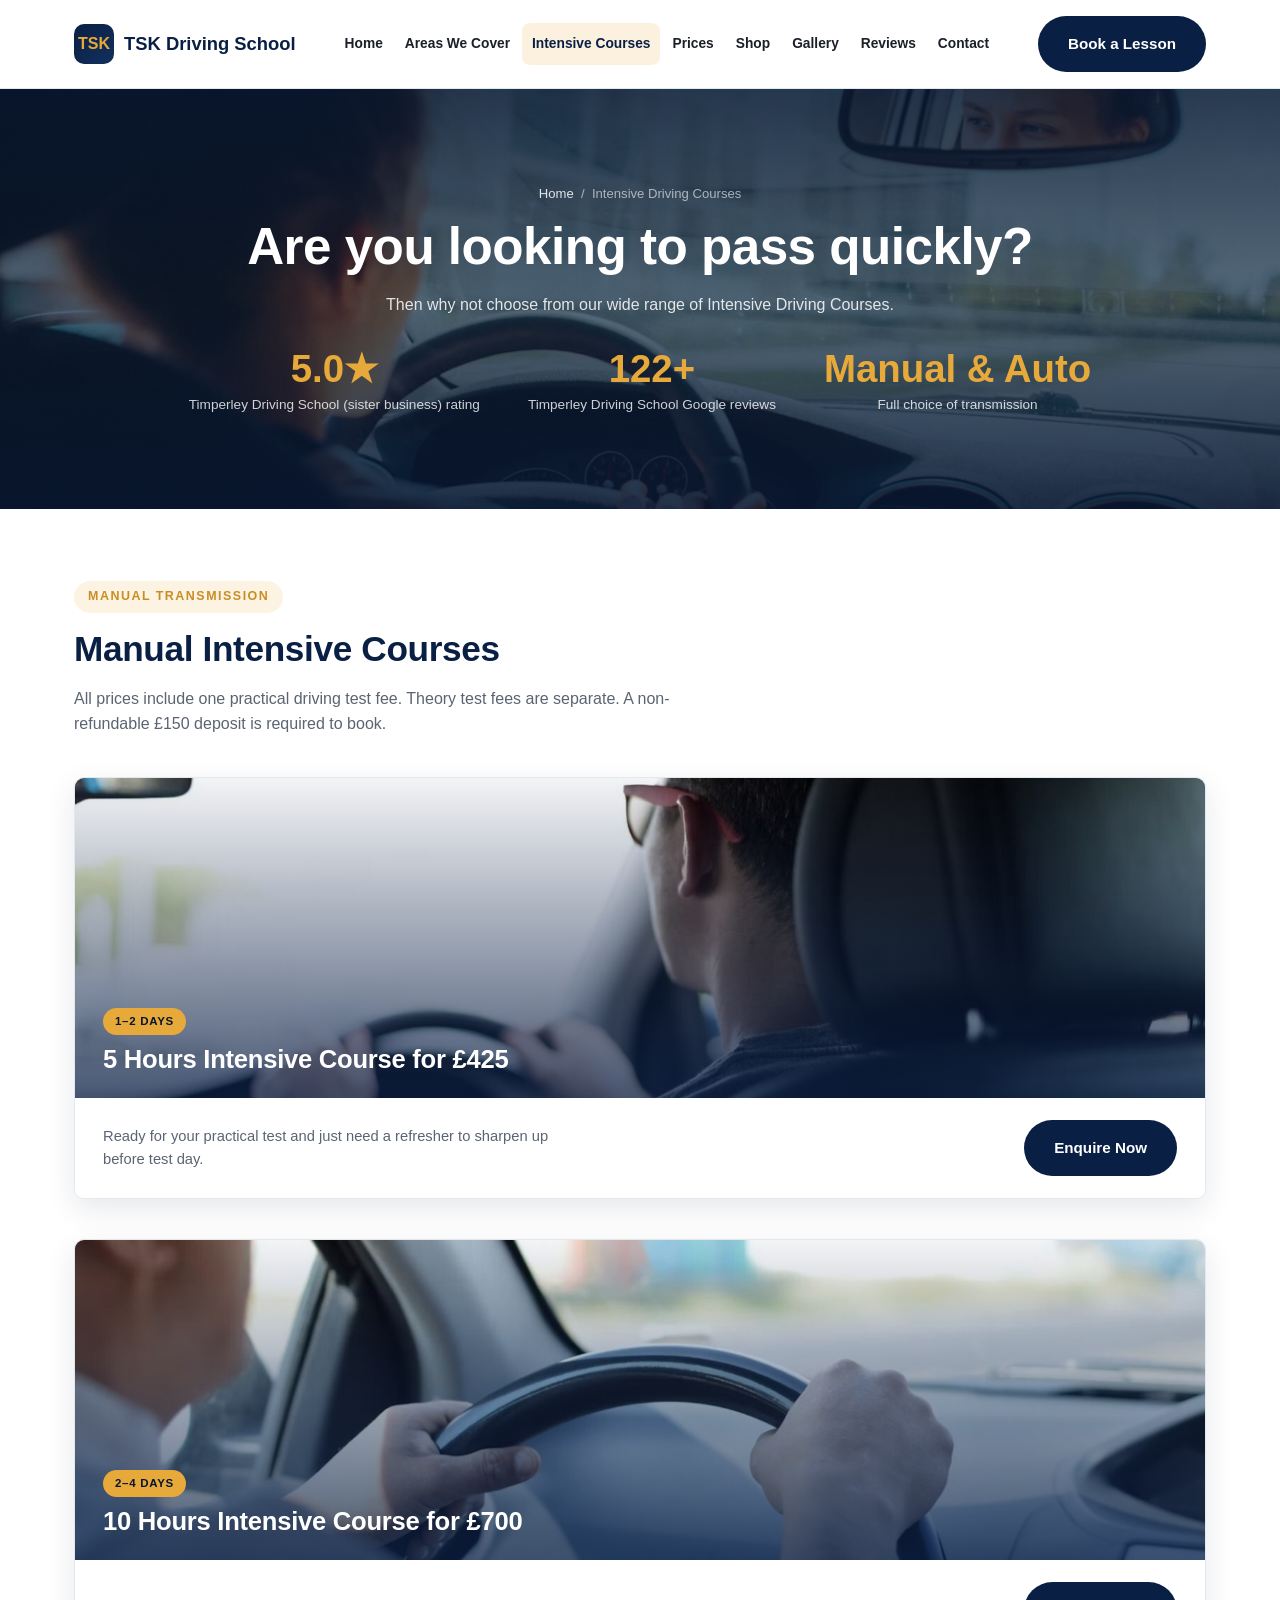
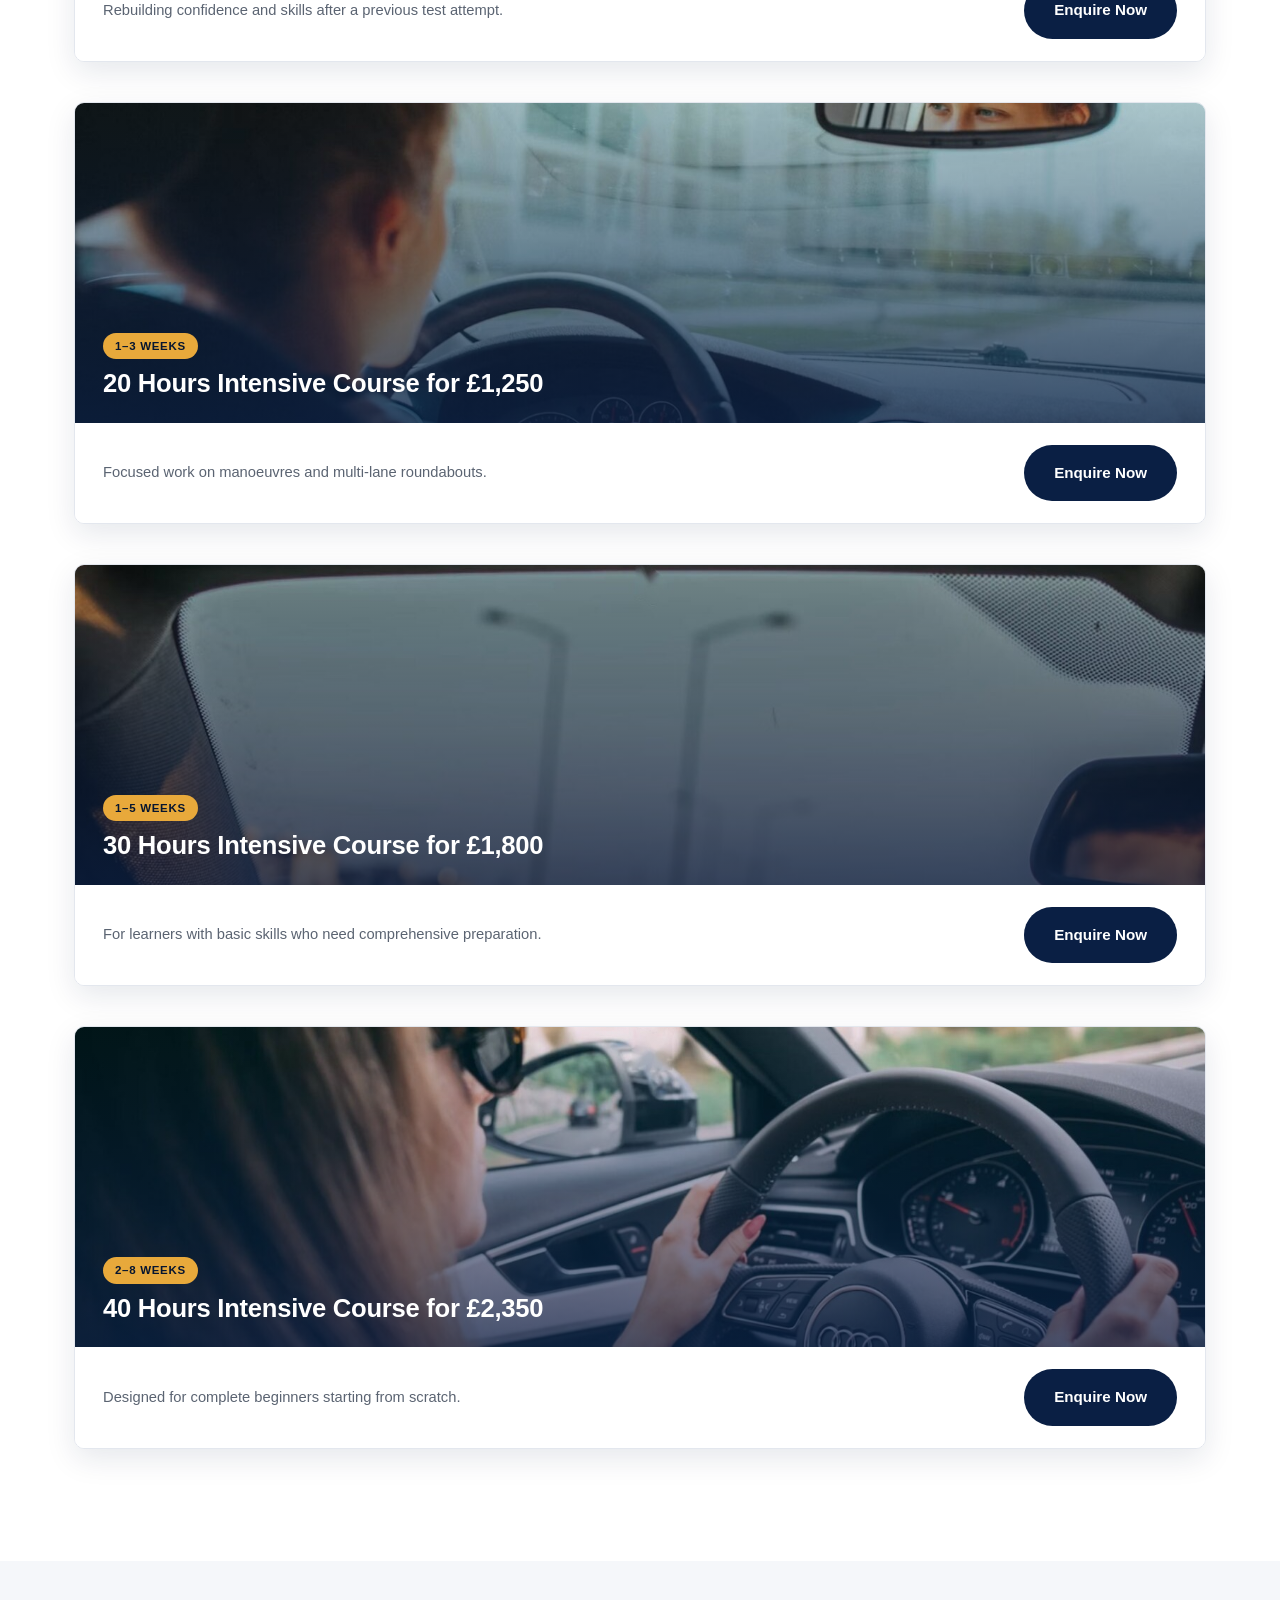
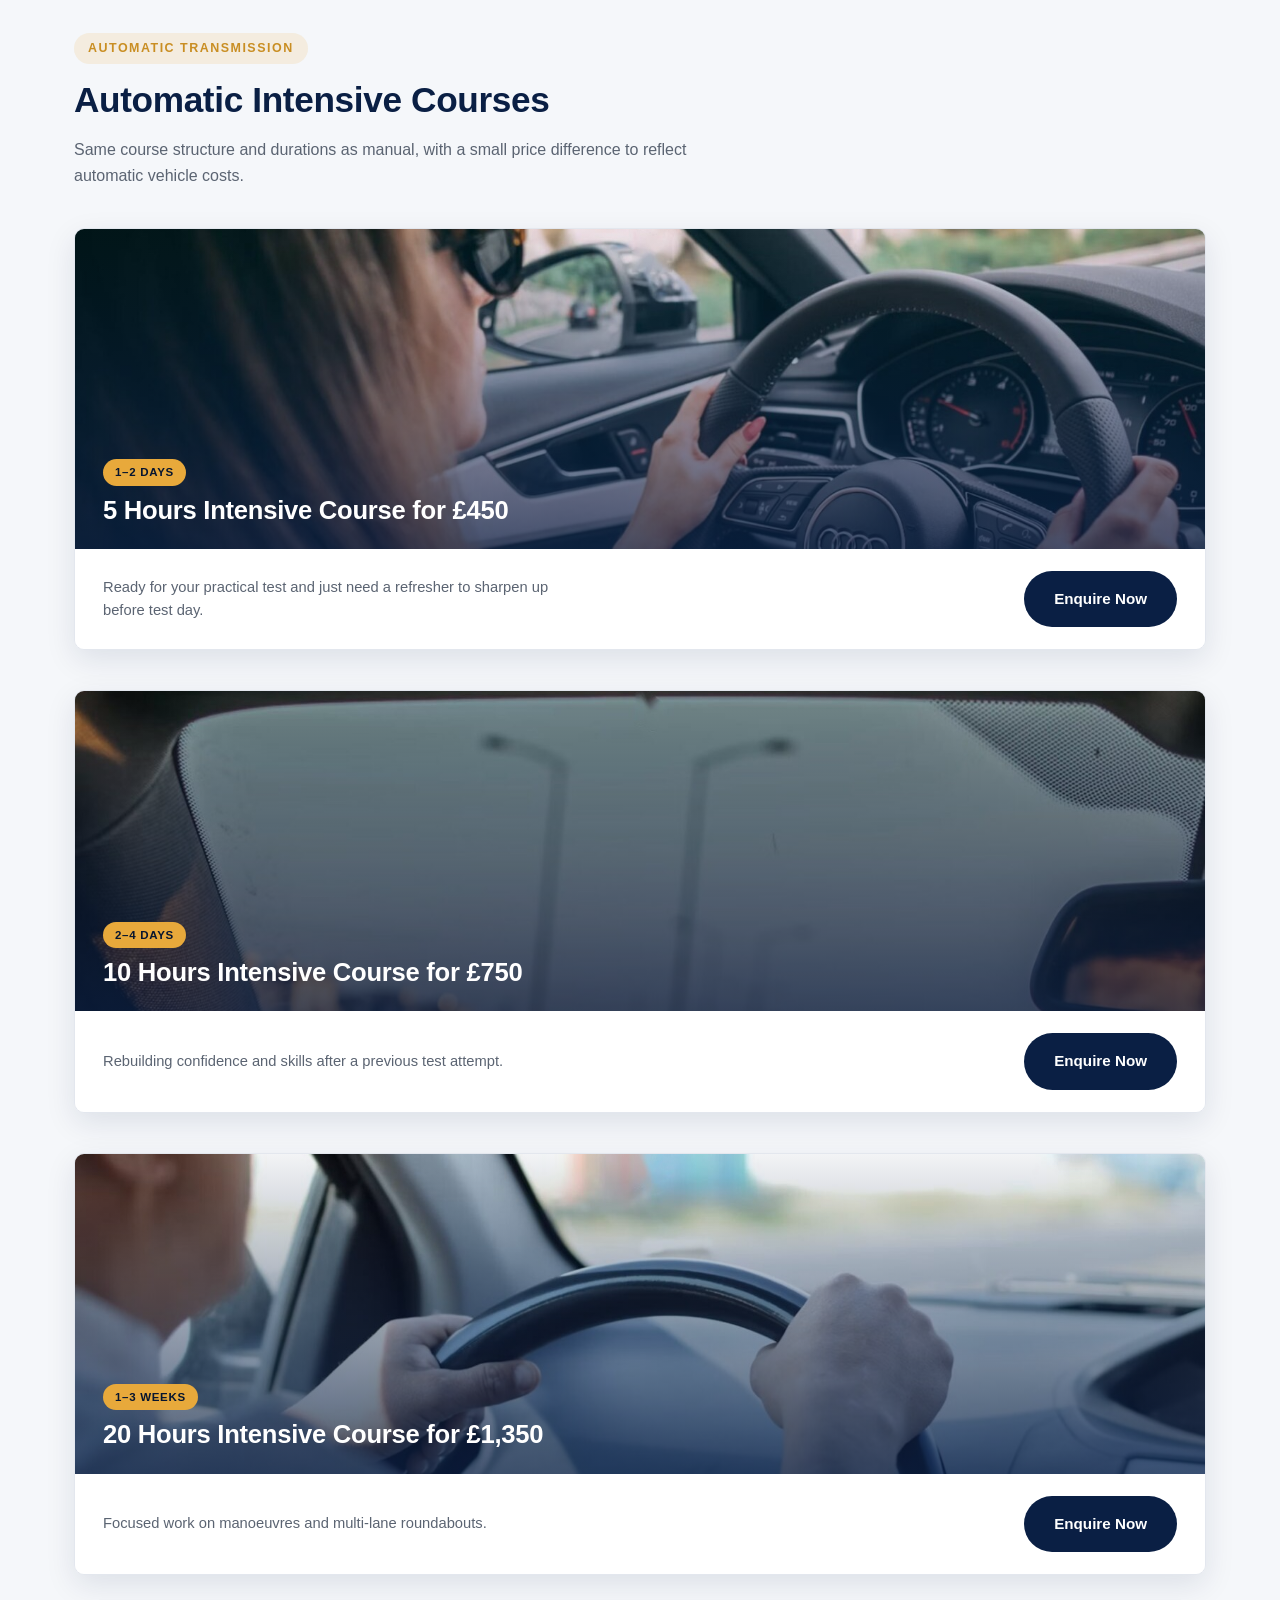
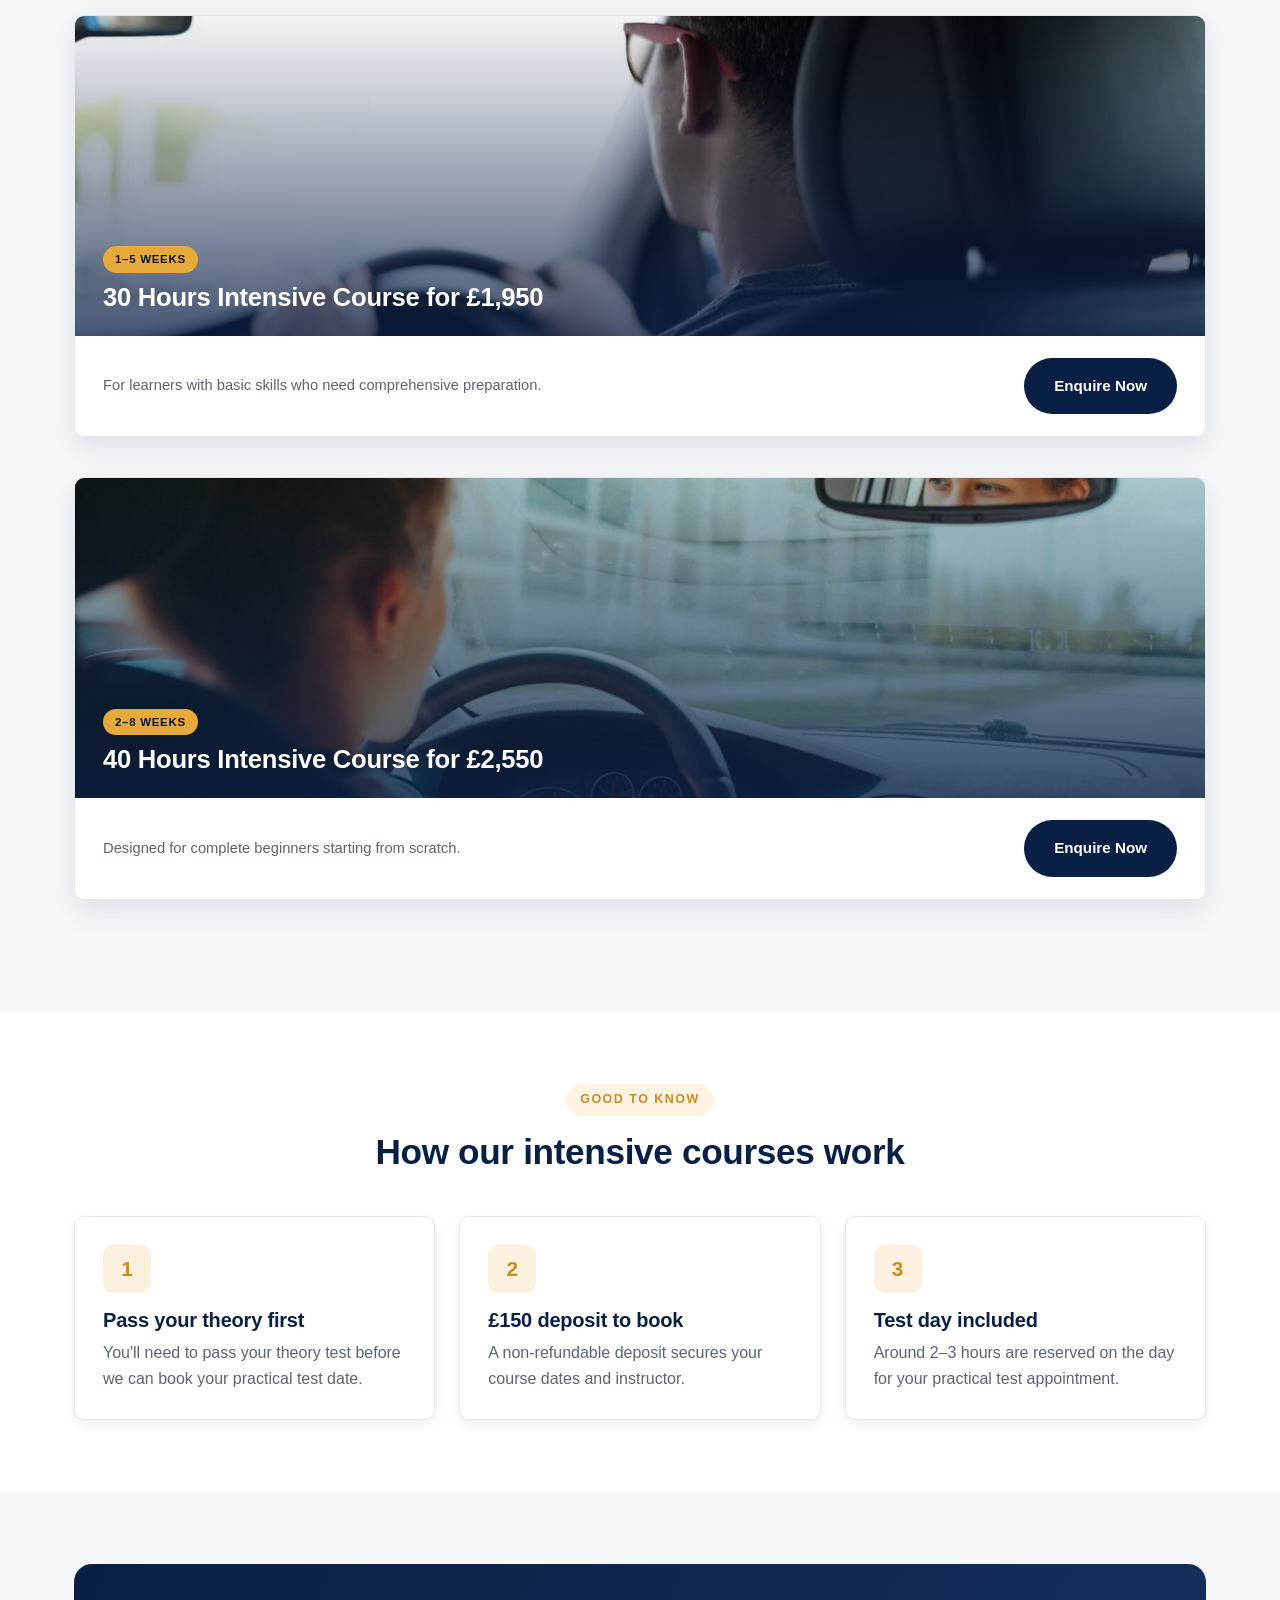
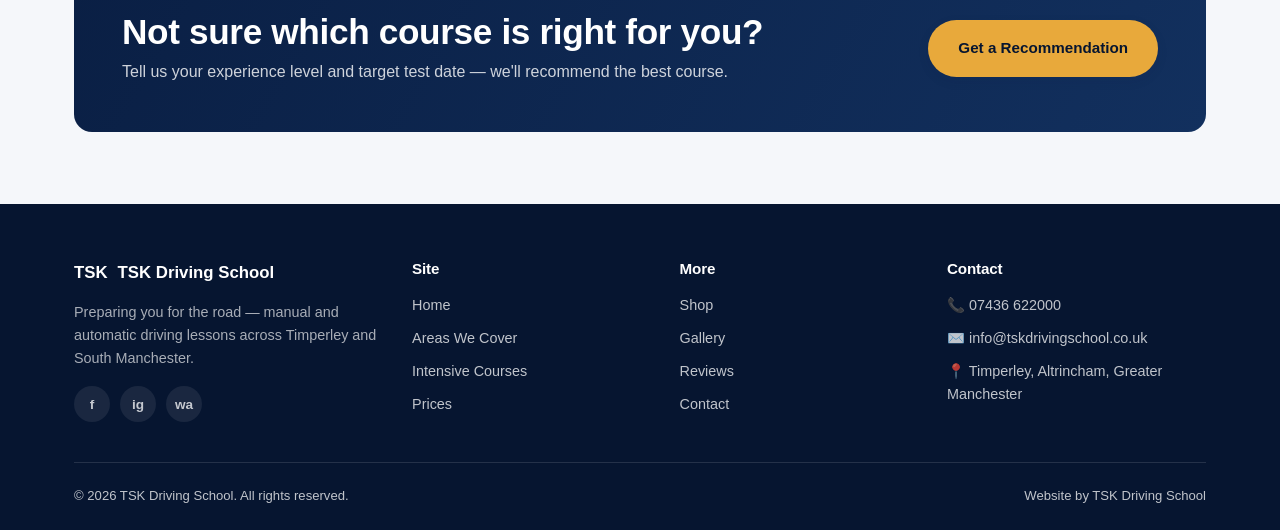
<file: intensive-driving-courses.html>
<!DOCTYPE html>
<html lang="en">
<head>
<meta charset="UTF-8">
<meta name="viewport" content="width=device-width, initial-scale=1.0">
<!-- Google tag (gtag.js) -->
<script async src="https://www.googletagmanager.com/gtag/js?id=G-TXS6KLZTWV"></script>
<script>
  window.dataLayer = window.dataLayer || [];
  function gtag(){dataLayer.push(arguments);}
  gtag('js', new Date());
  gtag('config', 'G-TXS6KLZTWV');
</script>
<title>Intensive Driving Courses in Timperley & Manchester | TSK</title>
<meta name="description" content="Pass quickly with TSK Driving School's intensive manual and automatic driving courses in Timperley and South Manchester, from 5 to 40 hours.">
<link rel="canonical" href="https://tskdrivingschool.co.uk/intensive-driving-courses.html">
<meta property="og:type" content="website">
<meta property="og:site_name" content="TSK Driving School">
<meta property="og:title" content="Intensive Driving Courses in Timperley & Manchester | TSK">
<meta property="og:description" content="Pass quickly with TSK Driving School's intensive manual and automatic driving courses, from 5 to 40 hours.">
<meta property="og:url" content="https://tskdrivingschool.co.uk/intensive-driving-courses.html">
<meta property="og:image" content="https://tskdrivingschool.co.uk/images/mirror-eyes.jpg">
<meta name="twitter:card" content="summary_large_image">
<link rel="stylesheet" href="styles.css">
</head>
<body>

<header class="site-header">
  <div class="nav-bar">
    <a href="index.html" class="brand">
      <span class="logo-mark">TSK</span>
      <span>TSK Driving School<span class="brand-sub">Timperley &amp; South Manchester</span></span>
    </a>
    <button class="nav-toggle" aria-label="Toggle navigation"><span></span><span></span><span></span></button>
    <nav class="nav-links">
      <a href="index.html">Home</a>
      <a href="areas-we-cover.html">Areas We Cover</a>
      <a href="intensive-driving-courses.html" class="active">Intensive Courses</a>
      <a href="prices.html">Prices</a>
      <a href="shop.html">Shop</a>
      <a href="gallery.html">Gallery</a>
      <a href="reviews.html">Reviews</a>
      <a href="contact.html">Contact</a>
    </nav>
    <div class="nav-cta">
      <a href="tel:+447436622000" class="nav-phone">📞 07436 622000</a>
      <a href="contact.html" class="btn btn-navy">Book a Lesson</a>
    </div>
  </div>
</header>

<section class="photo-hero" style="background-image:url('images/mirror-eyes.jpg');">
  <div class="container">
    <div class="breadcrumb"><a href="index.html">Home</a> &nbsp;/&nbsp; Intensive Driving Courses</div>
    <h1>Are you looking to pass quickly?</h1>
    <p>Then why not choose from our wide range of Intensive Driving Courses.</p>
    <div class="stat-strip">
      <div class="stat"><div class="num">5.0★</div><div class="label">Timperley Driving School (sister business) rating</div></div>
      <div class="stat"><div class="num">122+</div><div class="label">Timperley Driving School Google reviews</div></div>
      <div class="stat"><div class="num">Manual &amp; Auto</div><div class="label">Full choice of transmission</div></div>
    </div>
  </div>
</section>

<section>
  <div class="container">
    <div class="section-head left">
      <span class="eyebrow">Manual Transmission</span>
      <h2>Manual Intensive Courses</h2>
      <p>All prices include one practical driving test fee. Theory test fees are separate. A non-refundable £150 deposit is required to book.</p>
    </div>

    <div class="course-banner">
      <div class="photo" style="background-image:url('images/hero-steering-1.jpg');">
        <div class="photo-caption">
          <span class="tag">1–2 Days</span>
          <h3>5 Hours Intensive Course for £425</h3>
        </div>
      </div>
      <div class="details">
        <p>Ready for your practical test and just need a refresher to sharpen up before test day.</p>
        <a href="contact.html" class="btn btn-navy">Enquire Now</a>
      </div>
    </div>

    <div class="course-banner">
      <div class="photo" style="background-image:url('images/instructor-mirror.jpg');">
        <div class="photo-caption">
          <span class="tag">2–4 Days</span>
          <h3>10 Hours Intensive Course for £700</h3>
        </div>
      </div>
      <div class="details">
        <p>Rebuilding confidence and skills after a previous test attempt.</p>
        <a href="contact.html" class="btn btn-navy">Enquire Now</a>
      </div>
    </div>

    <div class="course-banner">
      <div class="photo" style="background-image:url('images/mirror-eyes.jpg');">
        <div class="photo-caption">
          <span class="tag">1–3 Weeks</span>
          <h3>20 Hours Intensive Course for £1,250</h3>
        </div>
      </div>
      <div class="details">
        <p>Focused work on manoeuvres and multi-lane roundabouts.</p>
        <a href="contact.html" class="btn btn-navy">Enquire Now</a>
      </div>
    </div>

    <div class="course-banner">
      <div class="photo" style="background-image:url('images/road-dusk.jpg');">
        <div class="photo-caption">
          <span class="tag">1–5 Weeks</span>
          <h3>30 Hours Intensive Course for £1,800</h3>
        </div>
      </div>
      <div class="details">
        <p>For learners with basic skills who need comprehensive preparation.</p>
        <a href="contact.html" class="btn btn-navy">Enquire Now</a>
      </div>
    </div>

    <div class="course-banner">
      <div class="photo" style="background-image:url('images/hero-steering-2.jpg');">
        <div class="photo-caption">
          <span class="tag">2–8 Weeks</span>
          <h3>40 Hours Intensive Course for £2,350</h3>
        </div>
      </div>
      <div class="details">
        <p>Designed for complete beginners starting from scratch.</p>
        <a href="contact.html" class="btn btn-navy">Enquire Now</a>
      </div>
    </div>
  </div>
</section>

<section class="bg-offwhite">
  <div class="container">
    <div class="section-head left">
      <span class="eyebrow">Automatic Transmission</span>
      <h2>Automatic Intensive Courses</h2>
      <p>Same course structure and durations as manual, with a small price difference to reflect automatic vehicle costs.</p>
    </div>

    <div class="course-banner">
      <div class="photo" style="background-image:url('images/hero-steering-2.jpg');">
        <div class="photo-caption">
          <span class="tag">1–2 Days</span>
          <h3>5 Hours Intensive Course for £450</h3>
        </div>
      </div>
      <div class="details">
        <p>Ready for your practical test and just need a refresher to sharpen up before test day.</p>
        <a href="contact.html" class="btn btn-navy">Enquire Now</a>
      </div>
    </div>

    <div class="course-banner">
      <div class="photo" style="background-image:url('images/road-dusk.jpg');">
        <div class="photo-caption">
          <span class="tag">2–4 Days</span>
          <h3>10 Hours Intensive Course for £750</h3>
        </div>
      </div>
      <div class="details">
        <p>Rebuilding confidence and skills after a previous test attempt.</p>
        <a href="contact.html" class="btn btn-navy">Enquire Now</a>
      </div>
    </div>

    <div class="course-banner">
      <div class="photo" style="background-image:url('images/instructor-mirror.jpg');">
        <div class="photo-caption">
          <span class="tag">1–3 Weeks</span>
          <h3>20 Hours Intensive Course for £1,350</h3>
        </div>
      </div>
      <div class="details">
        <p>Focused work on manoeuvres and multi-lane roundabouts.</p>
        <a href="contact.html" class="btn btn-navy">Enquire Now</a>
      </div>
    </div>

    <div class="course-banner">
      <div class="photo" style="background-image:url('images/hero-steering-1.jpg');">
        <div class="photo-caption">
          <span class="tag">1–5 Weeks</span>
          <h3>30 Hours Intensive Course for £1,950</h3>
        </div>
      </div>
      <div class="details">
        <p>For learners with basic skills who need comprehensive preparation.</p>
        <a href="contact.html" class="btn btn-navy">Enquire Now</a>
      </div>
    </div>

    <div class="course-banner">
      <div class="photo" style="background-image:url('images/mirror-eyes.jpg');">
        <div class="photo-caption">
          <span class="tag">2–8 Weeks</span>
          <h3>40 Hours Intensive Course for £2,550</h3>
        </div>
      </div>
      <div class="details">
        <p>Designed for complete beginners starting from scratch.</p>
        <a href="contact.html" class="btn btn-navy">Enquire Now</a>
      </div>
    </div>
  </div>
</section>

<section>
  <div class="container">
    <div class="section-head">
      <span class="eyebrow">Good to Know</span>
      <h2>How our intensive courses work</h2>
    </div>
    <div class="grid grid-3">
      <div class="card">
        <div class="icon">1</div>
        <h3>Pass your theory first</h3>
        <p>You'll need to pass your theory test before we can book your practical test date.</p>
      </div>
      <div class="card">
        <div class="icon">2</div>
        <h3>£150 deposit to book</h3>
        <p>A non-refundable deposit secures your course dates and instructor.</p>
      </div>
      <div class="card">
        <div class="icon">3</div>
        <h3>Test day included</h3>
        <p>Around 2–3 hours are reserved on the day for your practical test appointment.</p>
      </div>
    </div>
  </div>
</section>

<section class="bg-offwhite">
  <div class="container">
    <div class="cta-banner" style="background:linear-gradient(120deg, var(--navy) 0%, var(--navy-mid) 100%);">
      <div>
        <h2>Not sure which course is right for you?</h2>
        <p>Tell us your experience level and target test date — we'll recommend the best course.</p>
      </div>
      <a href="contact.html" class="btn btn-gold">Get a Recommendation</a>
    </div>
  </div>
</section>

<footer class="site-footer">
  <div class="container">
    <div class="footer-grid">
      <div>
        <div class="footer-brand"><span class="logo-mark">TSK</span> TSK Driving School</div>
        <p style="color:rgba(255,255,255,0.65); font-size:0.9rem;">Preparing you for the road — manual and automatic driving lessons across Timperley and South Manchester.</p>
        <div class="social-row">
          <a href="#" aria-label="Facebook">f</a>
          <a href="#" aria-label="Instagram">ig</a>
          <a href="https://wa.me/447436622000" aria-label="WhatsApp">wa</a>
        </div>
      </div>
      <div>
        <h4>Site</h4>
        <ul>
          <li><a href="index.html">Home</a></li>
          <li><a href="areas-we-cover.html">Areas We Cover</a></li>
          <li><a href="intensive-driving-courses.html">Intensive Courses</a></li>
          <li><a href="prices.html">Prices</a></li>
        </ul>
      </div>
      <div>
        <h4>More</h4>
        <ul>
          <li><a href="shop.html">Shop</a></li>
          <li><a href="gallery.html">Gallery</a></li>
          <li><a href="reviews.html">Reviews</a></li>
          <li><a href="contact.html">Contact</a></li>
        </ul>
      </div>
      <div>
        <h4>Contact</h4>
        <ul>
          <li>📞 <a href="tel:+447436622000">07436 622000</a></li>
          <li>✉️ <a href="mailto:info@tskdrivingschool.co.uk">info@tskdrivingschool.co.uk</a></li>
          <li>📍 Timperley, Altrincham, Greater Manchester</li>
        </ul>
      </div>
    </div>
    <div class="footer-bottom">
      <span>© 2026 TSK Driving School. All rights reserved.</span>
      <span>Website by TSK Driving School</span>
    </div>
  </div>
</footer>

<script src="script.js"></script>
</body>
</html>
</file>
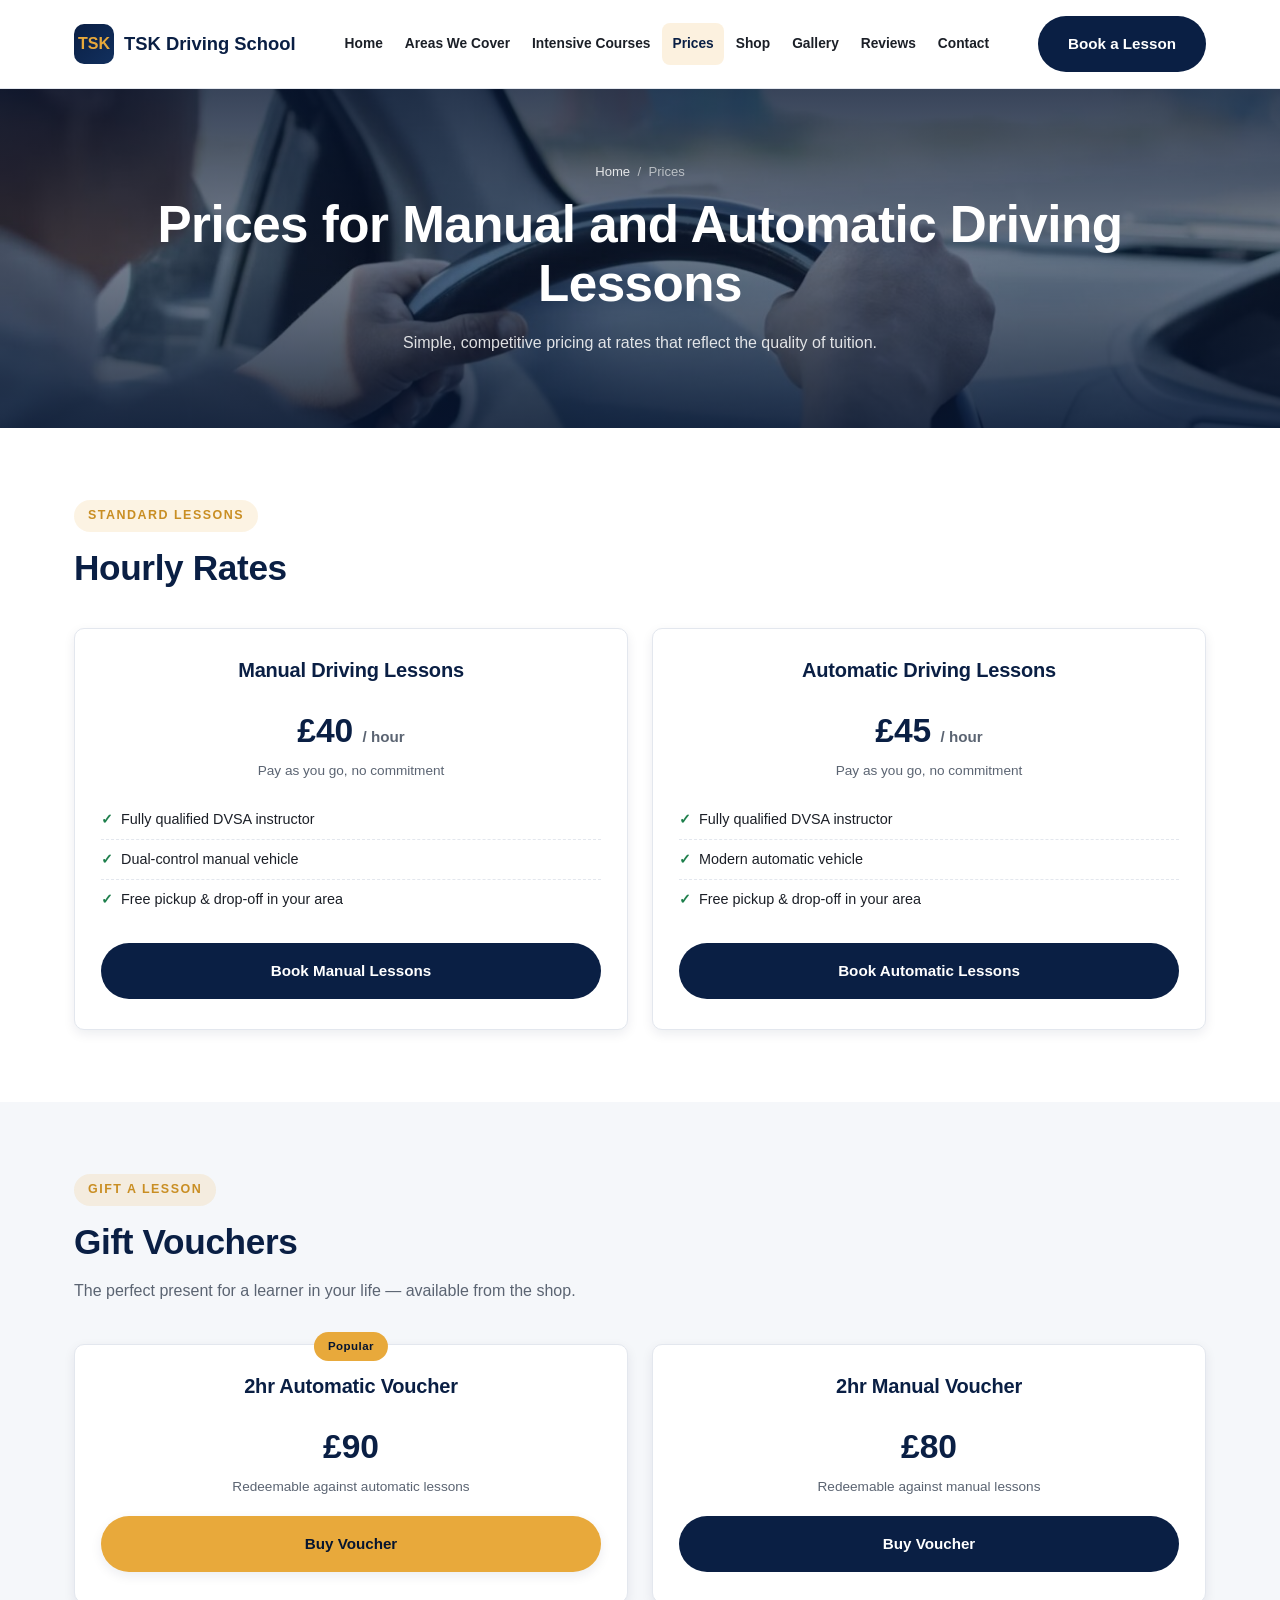
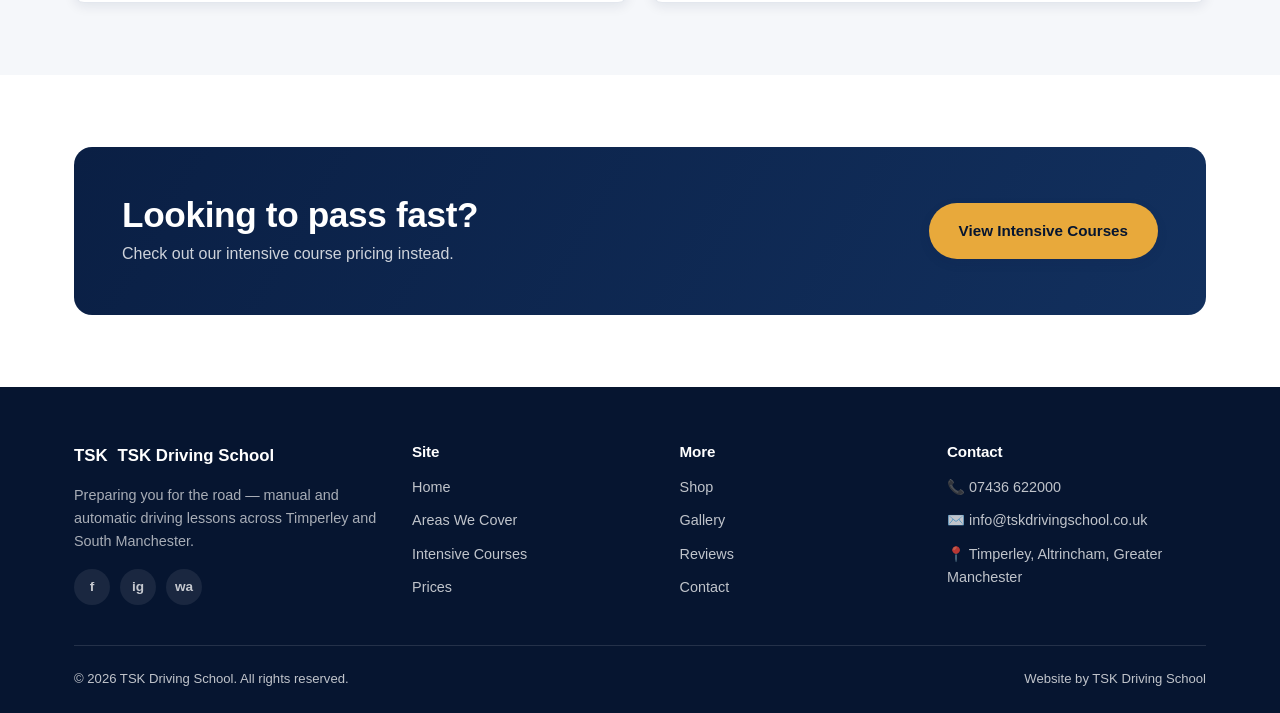
<file: prices.html>
<!DOCTYPE html>
<html lang="en">
<head>
<meta charset="UTF-8">
<meta name="viewport" content="width=device-width, initial-scale=1.0">
<!-- Google tag (gtag.js) -->
<script async src="https://www.googletagmanager.com/gtag/js?id=G-TXS6KLZTWV"></script>
<script>
  window.dataLayer = window.dataLayer || [];
  function gtag(){dataLayer.push(arguments);}
  gtag('js', new Date());
  gtag('config', 'G-TXS6KLZTWV');
</script>
<title>Driving Lesson Prices in Timperley & South Manchester | TSK</title>
<meta name="description" content="Compare manual and automatic driving lesson prices with TSK Driving School, covering Timperley, Altrincham and South Manchester.">
<link rel="canonical" href="https://tskdrivingschool.co.uk/prices.html">
<meta property="og:type" content="website">
<meta property="og:site_name" content="TSK Driving School">
<meta property="og:title" content="Driving Lesson Prices in Timperley & South Manchester | TSK">
<meta property="og:description" content="Compare manual and automatic driving lesson prices with TSK Driving School, covering Timperley, Altrincham and South Manchester.">
<meta property="og:url" content="https://tskdrivingschool.co.uk/prices.html">
<meta property="og:image" content="https://tskdrivingschool.co.uk/images/instructor-mirror.jpg">
<meta name="twitter:card" content="summary_large_image">
<link rel="stylesheet" href="styles.css">
</head>
<body>

<header class="site-header">
  <div class="nav-bar">
    <a href="index.html" class="brand">
      <span class="logo-mark">TSK</span>
      <span>TSK Driving School<span class="brand-sub">Timperley &amp; South Manchester</span></span>
    </a>
    <button class="nav-toggle" aria-label="Toggle navigation"><span></span><span></span><span></span></button>
    <nav class="nav-links">
      <a href="index.html">Home</a>
      <a href="areas-we-cover.html">Areas We Cover</a>
      <a href="intensive-driving-courses.html">Intensive Courses</a>
      <a href="prices.html" class="active">Prices</a>
      <a href="shop.html">Shop</a>
      <a href="gallery.html">Gallery</a>
      <a href="reviews.html">Reviews</a>
      <a href="contact.html">Contact</a>
    </nav>
    <div class="nav-cta">
      <a href="tel:+447436622000" class="nav-phone">📞 07436 622000</a>
      <a href="contact.html" class="btn btn-navy">Book a Lesson</a>
    </div>
  </div>
</header>

<section class="photo-hero" style="background-image:url('images/instructor-mirror.jpg'); min-height:320px;">
  <div class="container">
    <div class="breadcrumb"><a href="index.html">Home</a> &nbsp;/&nbsp; Prices</div>
    <h1>Prices for Manual and Automatic Driving Lessons</h1>
    <p>Simple, competitive pricing at rates that reflect the quality of tuition.</p>
  </div>
</section>

<section>
  <div class="container">
    <div class="section-head left">
      <span class="eyebrow">Standard Lessons</span>
      <h2>Hourly Rates</h2>
    </div>
    <div class="grid grid-2">
      <div class="price-card">
        <h3>Manual Driving Lessons</h3>
        <div class="amount">£40 <span>/ hour</span></div>
        <div class="sub">Pay as you go, no commitment</div>
        <ul>
          <li><span class="tick">✓</span> Fully qualified DVSA instructor</li>
          <li><span class="tick">✓</span> Dual-control manual vehicle</li>
          <li><span class="tick">✓</span> Free pickup &amp; drop-off in your area</li>
        </ul>
        <a href="contact.html" class="btn btn-navy btn-block">Book Manual Lessons</a>
      </div>
      <div class="price-card">
        <h3>Automatic Driving Lessons</h3>
        <div class="amount">£45 <span>/ hour</span></div>
        <div class="sub">Pay as you go, no commitment</div>
        <ul>
          <li><span class="tick">✓</span> Fully qualified DVSA instructor</li>
          <li><span class="tick">✓</span> Modern automatic vehicle</li>
          <li><span class="tick">✓</span> Free pickup &amp; drop-off in your area</li>
        </ul>
        <a href="contact.html" class="btn btn-navy btn-block">Book Automatic Lessons</a>
      </div>
    </div>
  </div>
</section>

<section class="bg-offwhite">
  <div class="container">
    <div class="section-head left">
      <span class="eyebrow">Gift a Lesson</span>
      <h2>Gift Vouchers</h2>
      <p>The perfect present for a learner in your life — available from the shop.</p>
    </div>
    <div class="grid grid-2">
      <div class="price-card">
        <div class="badge">Popular</div>
        <h3>2hr Automatic Voucher</h3>
        <div class="amount">£90</div>
        <div class="sub">Redeemable against automatic lessons</div>
        <a href="shop.html" class="btn btn-gold btn-block">Buy Voucher</a>
      </div>
      <div class="price-card">
        <h3>2hr Manual Voucher</h3>
        <div class="amount">£80</div>
        <div class="sub">Redeemable against manual lessons</div>
        <a href="shop.html" class="btn btn-navy btn-block">Buy Voucher</a>
      </div>
    </div>
  </div>
</section>

<section>
  <div class="container">
    <div class="cta-banner">
      <div>
        <h2>Looking to pass fast?</h2>
        <p>Check out our intensive course pricing instead.</p>
      </div>
      <a href="intensive-driving-courses.html" class="btn btn-gold">View Intensive Courses</a>
    </div>
  </div>
</section>

<footer class="site-footer">
  <div class="container">
    <div class="footer-grid">
      <div>
        <div class="footer-brand"><span class="logo-mark">TSK</span> TSK Driving School</div>
        <p style="color:rgba(255,255,255,0.65); font-size:0.9rem;">Preparing you for the road — manual and automatic driving lessons across Timperley and South Manchester.</p>
        <div class="social-row">
          <a href="#" aria-label="Facebook">f</a>
          <a href="#" aria-label="Instagram">ig</a>
          <a href="https://wa.me/447436622000" aria-label="WhatsApp">wa</a>
        </div>
      </div>
      <div>
        <h4>Site</h4>
        <ul>
          <li><a href="index.html">Home</a></li>
          <li><a href="areas-we-cover.html">Areas We Cover</a></li>
          <li><a href="intensive-driving-courses.html">Intensive Courses</a></li>
          <li><a href="prices.html">Prices</a></li>
        </ul>
      </div>
      <div>
        <h4>More</h4>
        <ul>
          <li><a href="shop.html">Shop</a></li>
          <li><a href="gallery.html">Gallery</a></li>
          <li><a href="reviews.html">Reviews</a></li>
          <li><a href="contact.html">Contact</a></li>
        </ul>
      </div>
      <div>
        <h4>Contact</h4>
        <ul>
          <li>📞 <a href="tel:+447436622000">07436 622000</a></li>
          <li>✉️ <a href="mailto:info@tskdrivingschool.co.uk">info@tskdrivingschool.co.uk</a></li>
          <li>📍 Timperley, Altrincham, Greater Manchester</li>
        </ul>
      </div>
    </div>
    <div class="footer-bottom">
      <span>© 2026 TSK Driving School. All rights reserved.</span>
      <span>Website by TSK Driving School</span>
    </div>
  </div>
</footer>

<script src="script.js"></script>
</body>
</html>
</file>
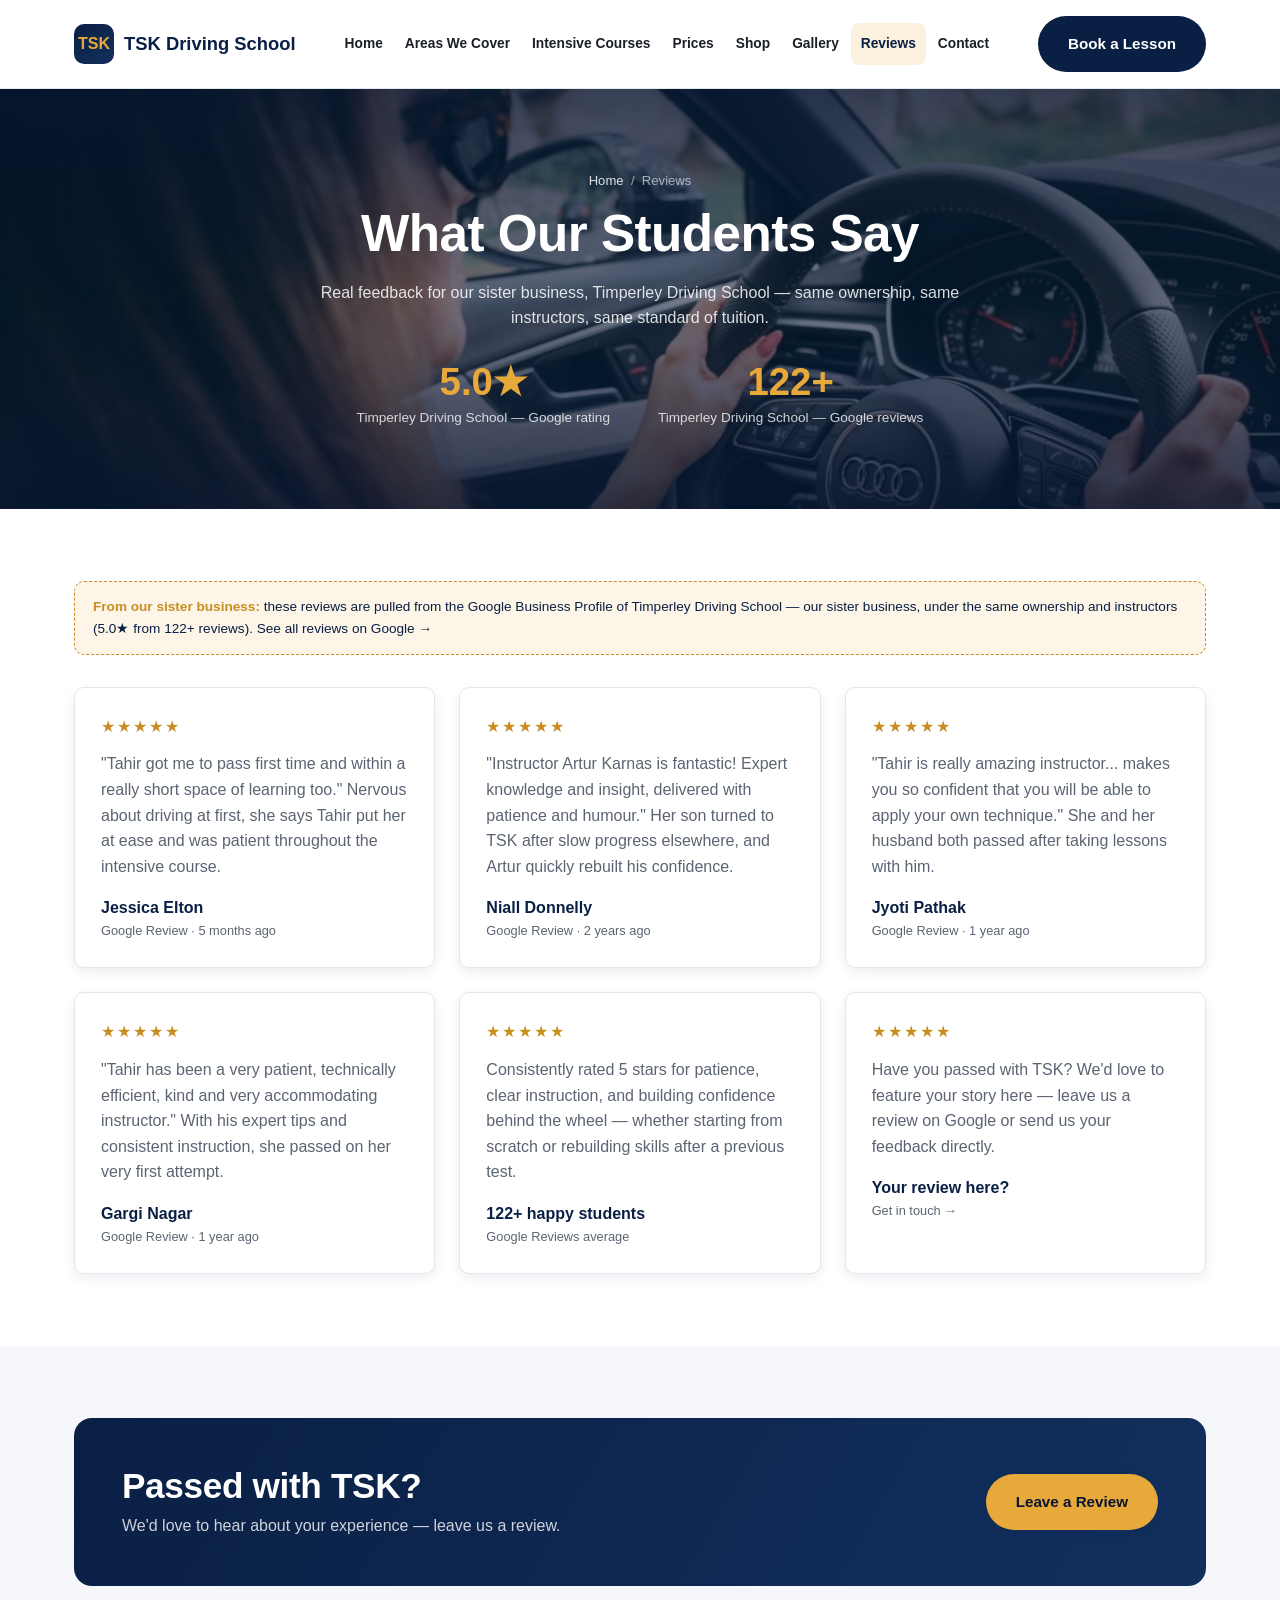
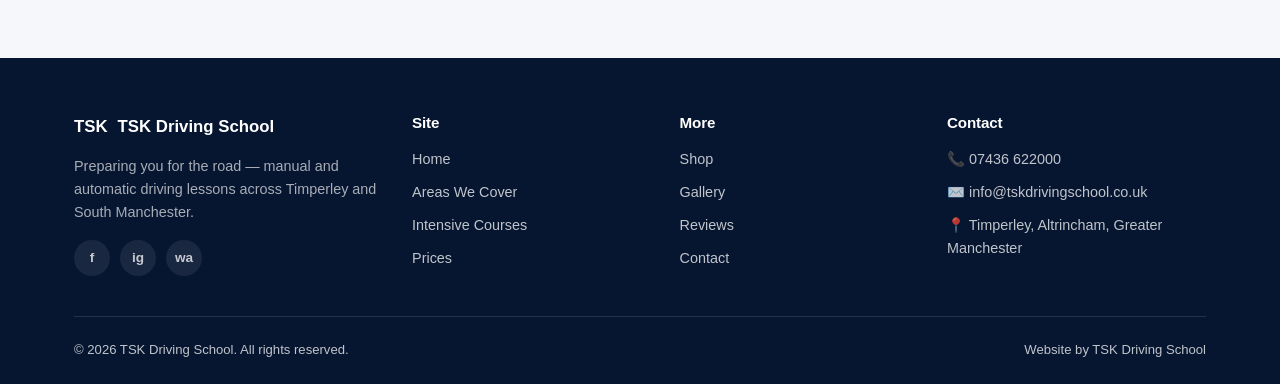
<file: reviews.html>
<!DOCTYPE html>
<html lang="en">
<head>
<meta charset="UTF-8">
<meta name="viewport" content="width=device-width, initial-scale=1.0">
<!-- Google tag (gtag.js) -->
<script async src="https://www.googletagmanager.com/gtag/js?id=G-TXS6KLZTWV"></script>
<script>
  window.dataLayer = window.dataLayer || [];
  function gtag(){dataLayer.push(arguments);}
  gtag('js', new Date());
  gtag('config', 'G-TXS6KLZTWV');
</script>
<title>Student Reviews | TSK Driving School Timperley</title>
<meta name="description" content="Read genuine 5-star reviews from learners who passed their driving test with TSK Driving School in Timperley and South Manchester.">
<link rel="canonical" href="https://tskdrivingschool.co.uk/reviews.html">
<meta property="og:type" content="website">
<meta property="og:site_name" content="TSK Driving School">
<meta property="og:title" content="Student Reviews | TSK Driving School Timperley">
<meta property="og:description" content="Read genuine 5-star reviews from learners who passed their driving test with TSK Driving School.">
<meta property="og:url" content="https://tskdrivingschool.co.uk/reviews.html">
<meta property="og:image" content="https://tskdrivingschool.co.uk/images/hero-steering-2.jpg">
<meta name="twitter:card" content="summary_large_image">
<link rel="stylesheet" href="styles.css">
</head>
<body>

<header class="site-header">
  <div class="nav-bar">
    <a href="index.html" class="brand">
      <span class="logo-mark">TSK</span>
      <span>TSK Driving School<span class="brand-sub">Timperley &amp; South Manchester</span></span>
    </a>
    <button class="nav-toggle" aria-label="Toggle navigation"><span></span><span></span><span></span></button>
    <nav class="nav-links">
      <a href="index.html">Home</a>
      <a href="areas-we-cover.html">Areas We Cover</a>
      <a href="intensive-driving-courses.html">Intensive Courses</a>
      <a href="prices.html">Prices</a>
      <a href="shop.html">Shop</a>
      <a href="gallery.html">Gallery</a>
      <a href="reviews.html" class="active">Reviews</a>
      <a href="contact.html">Contact</a>
    </nav>
    <div class="nav-cta">
      <a href="tel:+447436622000" class="nav-phone">📞 07436 622000</a>
      <a href="contact.html" class="btn btn-navy">Book a Lesson</a>
    </div>
  </div>
</header>

<section class="photo-hero" style="background-image:url('images/hero-steering-2.jpg');">
  <div class="container">
    <div class="breadcrumb"><a href="index.html">Home</a> &nbsp;/&nbsp; Reviews</div>
    <h1>What Our Students Say</h1>
    <p>Real feedback for our sister business, Timperley Driving School — same ownership, same instructors, same standard of tuition.</p>
    <div class="stat-strip">
      <div class="stat"><div class="num">5.0★</div><div class="label">Timperley Driving School — Google rating</div></div>
      <div class="stat"><div class="num">122+</div><div class="label">Timperley Driving School — Google reviews</div></div>
    </div>
  </div>
</section>

<section>
  <div class="container">
    <div class="placeholder-note">
      <strong>From our sister business:</strong> these reviews are pulled from the Google Business Profile of Timperley Driving School — our sister business, under the same ownership and instructors (5.0★ from 122+ reviews). <a href="https://www.google.com/maps/place/Timperley+Driving+School" target="_blank" rel="noopener">See all reviews on Google →</a>
    </div>
    <div class="grid grid-3">
      <div class="review-card">
        <div class="stars">★★★★★</div>
        <p>"Tahir got me to pass first time and within a really short space of learning too." Nervous about driving at first, she says Tahir put her at ease and was patient throughout the intensive course.</p>
        <div class="review-name">Jessica Elton</div>
        <div class="review-meta">Google Review · 5 months ago</div>
      </div>
      <div class="review-card">
        <div class="stars">★★★★★</div>
        <p>"Instructor Artur Karnas is fantastic! Expert knowledge and insight, delivered with patience and humour." Her son turned to TSK after slow progress elsewhere, and Artur quickly rebuilt his confidence.</p>
        <div class="review-name">Niall Donnelly</div>
        <div class="review-meta">Google Review · 2 years ago</div>
      </div>
      <div class="review-card">
        <div class="stars">★★★★★</div>
        <p>"Tahir is really amazing instructor... makes you so confident that you will be able to apply your own technique." She and her husband both passed after taking lessons with him.</p>
        <div class="review-name">Jyoti Pathak</div>
        <div class="review-meta">Google Review · 1 year ago</div>
      </div>
      <div class="review-card">
        <div class="stars">★★★★★</div>
        <p>"Tahir has been a very patient, technically efficient, kind and very accommodating instructor." With his expert tips and consistent instruction, she passed on her very first attempt.</p>
        <div class="review-name">Gargi Nagar</div>
        <div class="review-meta">Google Review · 1 year ago</div>
      </div>
      <div class="review-card">
        <div class="stars">★★★★★</div>
        <p>Consistently rated 5 stars for patience, clear instruction, and building confidence behind the wheel — whether starting from scratch or rebuilding skills after a previous test.</p>
        <div class="review-name">122+ happy students</div>
        <div class="review-meta">Google Reviews average</div>
      </div>
      <div class="review-card">
        <div class="stars">★★★★★</div>
        <p>Have you passed with TSK? We'd love to feature your story here — leave us a review on Google or send us your feedback directly.</p>
        <div class="review-name">Your review here?</div>
        <div class="review-meta"><a href="contact.html">Get in touch →</a></div>
      </div>
    </div>
  </div>
</section>

<section class="bg-offwhite">
  <div class="container">
    <div class="cta-banner" style="background:linear-gradient(120deg, var(--navy) 0%, var(--navy-mid) 100%);">
      <div>
        <h2>Passed with TSK?</h2>
        <p>We'd love to hear about your experience — leave us a review.</p>
      </div>
      <a href="contact.html" class="btn btn-gold">Leave a Review</a>
    </div>
  </div>
</section>

<footer class="site-footer">
  <div class="container">
    <div class="footer-grid">
      <div>
        <div class="footer-brand"><span class="logo-mark">TSK</span> TSK Driving School</div>
        <p style="color:rgba(255,255,255,0.65); font-size:0.9rem;">Preparing you for the road — manual and automatic driving lessons across Timperley and South Manchester.</p>
        <div class="social-row">
          <a href="#" aria-label="Facebook">f</a>
          <a href="#" aria-label="Instagram">ig</a>
          <a href="https://wa.me/447436622000" aria-label="WhatsApp">wa</a>
        </div>
      </div>
      <div>
        <h4>Site</h4>
        <ul>
          <li><a href="index.html">Home</a></li>
          <li><a href="areas-we-cover.html">Areas We Cover</a></li>
          <li><a href="intensive-driving-courses.html">Intensive Courses</a></li>
          <li><a href="prices.html">Prices</a></li>
        </ul>
      </div>
      <div>
        <h4>More</h4>
        <ul>
          <li><a href="shop.html">Shop</a></li>
          <li><a href="gallery.html">Gallery</a></li>
          <li><a href="reviews.html">Reviews</a></li>
          <li><a href="contact.html">Contact</a></li>
        </ul>
      </div>
      <div>
        <h4>Contact</h4>
        <ul>
          <li>📞 <a href="tel:+447436622000">07436 622000</a></li>
          <li>✉️ <a href="mailto:info@tskdrivingschool.co.uk">info@tskdrivingschool.co.uk</a></li>
          <li>📍 Timperley, Altrincham, Greater Manchester</li>
        </ul>
      </div>
    </div>
    <div class="footer-bottom">
      <span>© 2026 TSK Driving School. All rights reserved.</span>
      <span>Website by TSK Driving School</span>
    </div>
  </div>
</footer>

<script src="script.js"></script>
</body>
</html>
</file>
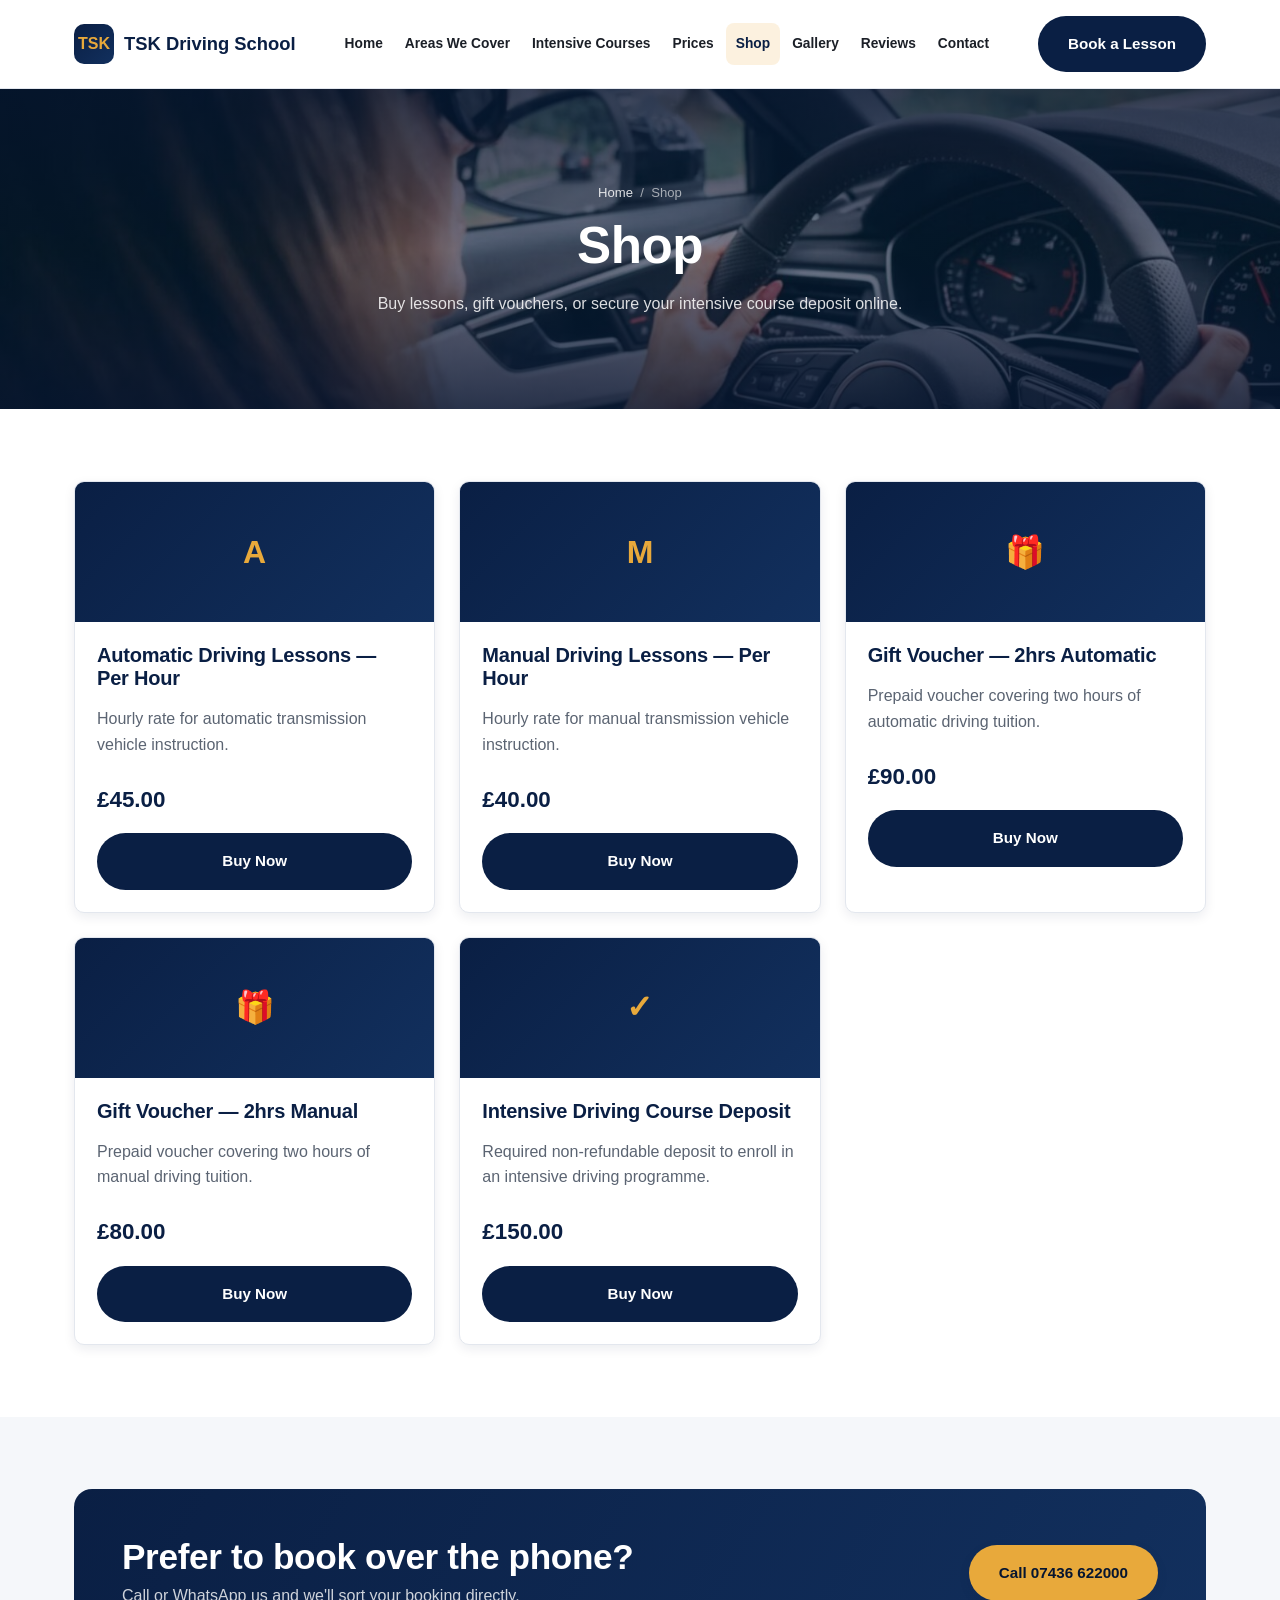
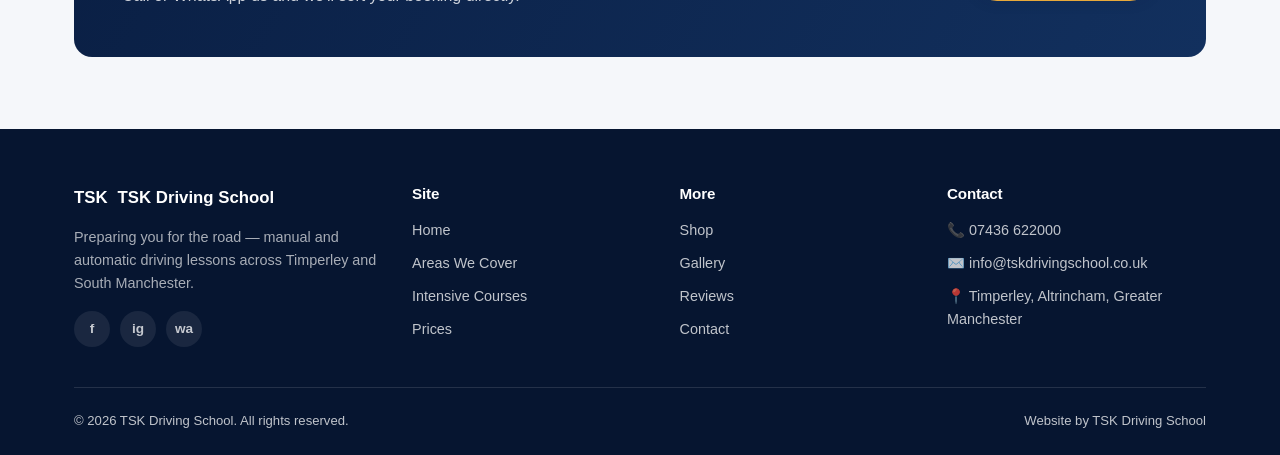
<file: shop.html>
<!DOCTYPE html>
<html lang="en">
<head>
<meta charset="UTF-8">
<meta name="viewport" content="width=device-width, initial-scale=1.0">
<!-- Google tag (gtag.js) -->
<script async src="https://www.googletagmanager.com/gtag/js?id=G-TXS6KLZTWV"></script>
<script>
  window.dataLayer = window.dataLayer || [];
  function gtag(){dataLayer.push(arguments);}
  gtag('js', new Date());
  gtag('config', 'G-TXS6KLZTWV');
</script>
<title>Buy Driving Lessons & Gift Vouchers | TSK Driving School</title>
<meta name="description" content="Buy driving lessons, gift vouchers and intensive course deposits online from TSK Driving School in Timperley, South Manchester.">
<link rel="canonical" href="https://tskdrivingschool.co.uk/shop.html">
<meta property="og:type" content="website">
<meta property="og:site_name" content="TSK Driving School">
<meta property="og:title" content="Buy Driving Lessons & Gift Vouchers | TSK Driving School">
<meta property="og:description" content="Buy driving lessons, gift vouchers and intensive course deposits online from TSK Driving School.">
<meta property="og:url" content="https://tskdrivingschool.co.uk/shop.html">
<meta property="og:image" content="https://tskdrivingschool.co.uk/images/hero-steering-2.jpg">
<meta name="twitter:card" content="summary_large_image">
<link rel="stylesheet" href="styles.css">
</head>
<body>

<header class="site-header">
  <div class="nav-bar">
    <a href="index.html" class="brand">
      <span class="logo-mark">TSK</span>
      <span>TSK Driving School<span class="brand-sub">Timperley &amp; South Manchester</span></span>
    </a>
    <button class="nav-toggle" aria-label="Toggle navigation"><span></span><span></span><span></span></button>
    <nav class="nav-links">
      <a href="index.html">Home</a>
      <a href="areas-we-cover.html">Areas We Cover</a>
      <a href="intensive-driving-courses.html">Intensive Courses</a>
      <a href="prices.html">Prices</a>
      <a href="shop.html" class="active">Shop</a>
      <a href="gallery.html">Gallery</a>
      <a href="reviews.html">Reviews</a>
      <a href="contact.html">Contact</a>
    </nav>
    <div class="nav-cta">
      <a href="tel:+447436622000" class="nav-phone">📞 07436 622000</a>
      <a href="contact.html" class="btn btn-navy">Book a Lesson</a>
    </div>
  </div>
</header>

<section class="photo-hero" style="background-image:url('images/hero-steering-2.jpg'); min-height:320px;">
  <div class="container">
    <div class="breadcrumb"><a href="index.html">Home</a> &nbsp;/&nbsp; Shop</div>
    <h1>Shop</h1>
    <p>Buy lessons, gift vouchers, or secure your intensive course deposit online.</p>
  </div>
</section>

<section>
  <div class="container">
    <div class="grid grid-3">
      <div class="shop-card">
        <div class="shop-thumb">A</div>
        <div class="shop-body">
          <h3>Automatic Driving Lessons — Per Hour</h3>
          <p>Hourly rate for automatic transmission vehicle instruction.</p>
          <div class="shop-price">£45.00</div>
          <a href="contact.html" class="btn btn-navy btn-block">Buy Now</a>
        </div>
      </div>
      <div class="shop-card">
        <div class="shop-thumb">M</div>
        <div class="shop-body">
          <h3>Manual Driving Lessons — Per Hour</h3>
          <p>Hourly rate for manual transmission vehicle instruction.</p>
          <div class="shop-price">£40.00</div>
          <a href="contact.html" class="btn btn-navy btn-block">Buy Now</a>
        </div>
      </div>
      <div class="shop-card">
        <div class="shop-thumb">🎁</div>
        <div class="shop-body">
          <h3>Gift Voucher — 2hrs Automatic</h3>
          <p>Prepaid voucher covering two hours of automatic driving tuition.</p>
          <div class="shop-price">£90.00</div>
          <a href="contact.html" class="btn btn-navy btn-block">Buy Now</a>
        </div>
      </div>
      <div class="shop-card">
        <div class="shop-thumb">🎁</div>
        <div class="shop-body">
          <h3>Gift Voucher — 2hrs Manual</h3>
          <p>Prepaid voucher covering two hours of manual driving tuition.</p>
          <div class="shop-price">£80.00</div>
          <a href="contact.html" class="btn btn-navy btn-block">Buy Now</a>
        </div>
      </div>
      <div class="shop-card">
        <div class="shop-thumb">✓</div>
        <div class="shop-body">
          <h3>Intensive Driving Course Deposit</h3>
          <p>Required non-refundable deposit to enroll in an intensive driving programme.</p>
          <div class="shop-price">£150.00</div>
          <a href="contact.html" class="btn btn-navy btn-block">Buy Now</a>
        </div>
      </div>
    </div>
  </div>
</section>

<section class="bg-offwhite">
  <div class="container">
    <div class="cta-banner" style="background:linear-gradient(120deg, var(--navy) 0%, var(--navy-mid) 100%);">
      <div>
        <h2>Prefer to book over the phone?</h2>
        <p>Call or WhatsApp us and we'll sort your booking directly.</p>
      </div>
      <a href="tel:+447436622000" class="btn btn-gold">Call 07436 622000</a>
    </div>
  </div>
</section>

<footer class="site-footer">
  <div class="container">
    <div class="footer-grid">
      <div>
        <div class="footer-brand"><span class="logo-mark">TSK</span> TSK Driving School</div>
        <p style="color:rgba(255,255,255,0.65); font-size:0.9rem;">Preparing you for the road — manual and automatic driving lessons across Timperley and South Manchester.</p>
        <div class="social-row">
          <a href="#" aria-label="Facebook">f</a>
          <a href="#" aria-label="Instagram">ig</a>
          <a href="https://wa.me/447436622000" aria-label="WhatsApp">wa</a>
        </div>
      </div>
      <div>
        <h4>Site</h4>
        <ul>
          <li><a href="index.html">Home</a></li>
          <li><a href="areas-we-cover.html">Areas We Cover</a></li>
          <li><a href="intensive-driving-courses.html">Intensive Courses</a></li>
          <li><a href="prices.html">Prices</a></li>
        </ul>
      </div>
      <div>
        <h4>More</h4>
        <ul>
          <li><a href="shop.html">Shop</a></li>
          <li><a href="gallery.html">Gallery</a></li>
          <li><a href="reviews.html">Reviews</a></li>
          <li><a href="contact.html">Contact</a></li>
        </ul>
      </div>
      <div>
        <h4>Contact</h4>
        <ul>
          <li>📞 <a href="tel:+447436622000">07436 622000</a></li>
          <li>✉️ <a href="mailto:info@tskdrivingschool.co.uk">info@tskdrivingschool.co.uk</a></li>
          <li>📍 Timperley, Altrincham, Greater Manchester</li>
        </ul>
      </div>
    </div>
    <div class="footer-bottom">
      <span>© 2026 TSK Driving School. All rights reserved.</span>
      <span>Website by TSK Driving School</span>
    </div>
  </div>
</footer>

<script src="script.js"></script>
</body>
</html>
</file>
<file: styles.css>
/* ========================================================
   TSK Driving School — shared stylesheet
   ======================================================== */

:root {
  --navy: #0A1F44;
  --navy-dark: #061530;
  --navy-mid: #12305e;
  --gold: #E8A93B;
  --gold-dark: #C98E23;
  --white: #FFFFFF;
  --offwhite: #F5F7FA;
  --text: #1B1F27;
  --muted: #5B6472;
  --border: #E3E7EE;
  --success: #1E7F4C;
  --radius: 10px;
  --shadow: 0 10px 30px rgba(10, 31, 68, 0.10);
  --shadow-sm: 0 4px 12px rgba(10, 31, 68, 0.08);
  --max: 1180px;
}

* { box-sizing: border-box; }
html { scroll-behavior: smooth; }

body {
  margin: 0;
  font-family: "Segoe UI", -apple-system, BlinkMacSystemFont, Roboto, Helvetica, Arial, sans-serif;
  color: var(--text);
  background: var(--white);
  line-height: 1.6;
}

img { max-width: 100%; display: block; }
a { color: inherit; text-decoration: none; }
ul { margin: 0; padding: 0; list-style: none; }

.container {
  max-width: var(--max);
  margin: 0 auto;
  padding: 0 24px;
}

h1, h2, h3, h4 {
  font-family: "Segoe UI", -apple-system, BlinkMacSystemFont, Roboto, Helvetica, Arial, sans-serif;
  font-weight: 800;
  line-height: 1.15;
  color: var(--navy);
  margin: 0 0 16px;
  letter-spacing: -0.01em;
}

h1 { font-size: clamp(2.1rem, 4vw, 3.2rem); }
h2 { font-size: clamp(1.6rem, 3vw, 2.2rem); }
h3 { font-size: 1.25rem; }

p { margin: 0 0 16px; color: var(--muted); }

.eyebrow {
  display: inline-block;
  font-size: 0.78rem;
  font-weight: 700;
  letter-spacing: 0.12em;
  text-transform: uppercase;
  color: var(--gold-dark);
  background: rgba(232, 169, 59, 0.14);
  padding: 6px 14px;
  border-radius: 999px;
  margin-bottom: 16px;
}

/* ---------- Buttons ---------- */
.btn {
  display: inline-flex;
  align-items: center;
  justify-content: center;
  gap: 8px;
  padding: 14px 28px;
  border-radius: 999px;
  font-weight: 700;
  font-size: 0.95rem;
  cursor: pointer;
  border: 2px solid transparent;
  transition: transform 0.15s ease, box-shadow 0.15s ease, background 0.15s ease, color 0.15s ease;
  white-space: nowrap;
}
.btn:hover { transform: translateY(-2px); }

.btn-gold {
  background: var(--gold);
  color: var(--navy-dark);
  box-shadow: var(--shadow-sm);
}
.btn-gold:hover { background: var(--gold-dark); }

.btn-outline {
  background: transparent;
  border-color: rgba(255,255,255,0.55);
  color: var(--white);
}
.btn-outline:hover { background: rgba(255,255,255,0.12); }

.btn-navy {
  background: var(--navy);
  color: var(--white);
}
.btn-navy:hover { background: var(--navy-mid); }

.btn-block { width: 100%; }

/* ---------- Header / Nav ---------- */
header.site-header {
  position: sticky;
  top: 0;
  z-index: 100;
  background: var(--white);
  border-bottom: 1px solid var(--border);
}

.nav-bar {
  display: flex;
  align-items: center;
  justify-content: space-between;
  padding: 16px 24px;
  max-width: var(--max);
  margin: 0 auto;
}

.brand {
  display: flex;
  align-items: center;
  gap: 10px;
  font-weight: 800;
  font-size: 1.15rem;
  color: var(--navy);
}
.brand .logo-mark {
  width: 40px;
  height: 40px;
  border-radius: 10px;
  background: linear-gradient(135deg, var(--navy) 0%, var(--navy-mid) 100%);
  color: var(--gold);
  display: flex;
  align-items: center;
  justify-content: center;
  font-weight: 800;
  font-size: 1rem;
  flex-shrink: 0;
}
.brand .brand-sub {
  display: block;
  font-size: 0.68rem;
  font-weight: 600;
  color: var(--muted);
  letter-spacing: 0.06em;
  text-transform: uppercase;
}

nav.nav-links {
  display: flex;
  align-items: center;
  gap: 2px;
}
nav.nav-links a {
  padding: 10px 10px;
  font-size: 0.86rem;
  font-weight: 600;
  color: var(--text);
  border-radius: 8px;
  white-space: nowrap;
  transition: background 0.15s ease, color 0.15s ease;
}
nav.nav-links a:hover { background: var(--offwhite); color: var(--navy); }
nav.nav-links a.active { color: var(--navy); background: rgba(232,169,59,0.16); }

.nav-cta { display: flex; align-items: center; gap: 10px; }
.nav-phone {
  font-weight: 700;
  font-size: 0.9rem;
  color: var(--navy);
  display: flex;
  align-items: center;
  gap: 6px;
}

.nav-toggle {
  display: none;
  background: none;
  border: none;
  cursor: pointer;
  padding: 8px;
}
.nav-toggle span {
  display: block;
  width: 24px;
  height: 2px;
  background: var(--navy);
  margin: 5px 0;
  transition: 0.2s;
}

@media (max-width: 1300px) {
  .nav-phone { display: none; }
}

@media (max-width: 1100px) {
  nav.nav-links {
    position: absolute;
    top: 100%;
    left: 0;
    right: 0;
    background: var(--white);
    flex-direction: column;
    align-items: stretch;
    gap: 0;
    border-bottom: 1px solid var(--border);
    box-shadow: var(--shadow-sm);
    display: none;
  }
  nav.nav-links.open { display: flex; }
  nav.nav-links a { padding: 14px 24px; border-radius: 0; white-space: normal; }
  .nav-phone { display: none; }
  .nav-toggle { display: block; }
  .nav-bar { position: relative; }
}

@media (min-width: 1101px) and (max-width: 1300px) {
  .brand .brand-sub { display: none; }
}

/* ---------- Hero ---------- */
.hero {
  background: radial-gradient(1100px 500px at 85% -10%, rgba(232,169,59,0.20), transparent 60%), linear-gradient(160deg, var(--navy) 0%, var(--navy-dark) 100%);
  color: var(--white);
  padding: 84px 0 96px;
}
.hero.hero-photo {
  background:
    radial-gradient(1100px 500px at 85% -10%, rgba(232,169,59,0.15), transparent 60%),
    linear-gradient(160deg, rgba(6,21,48,0.92) 0%, rgba(6,21,48,0.82) 100%),
    var(--hero-img) center/cover no-repeat;
}
.hero .container {
  display: grid;
  grid-template-columns: 1.1fr 0.9fr;
  gap: 48px;
  align-items: center;
}
.hero h1 { color: var(--white); }
.hero p.lead { color: rgba(255,255,255,0.82); font-size: 1.08rem; max-width: 540px; }
.hero-actions { display: flex; gap: 14px; flex-wrap: wrap; margin-top: 28px; }

.hero-art {
  background: linear-gradient(135deg, rgba(255,255,255,0.10), rgba(255,255,255,0.02));
  border: 1px solid rgba(255,255,255,0.16);
  border-radius: 16px;
  padding: 28px;
  backdrop-filter: blur(4px);
}
.hero-stat-grid {
  display: grid;
  grid-template-columns: 1fr 1fr;
  gap: 16px;
}
.hero-stat {
  background: rgba(255,255,255,0.06);
  border: 1px solid rgba(255,255,255,0.12);
  border-radius: 12px;
  padding: 18px;
}
.hero-stat .num { font-size: 1.7rem; font-weight: 800; color: var(--gold); }
.hero-stat .label { font-size: 0.82rem; color: rgba(255,255,255,0.75); }

@media (max-width: 860px) {
  .hero .container { grid-template-columns: 1fr; }
}

.page-hero {
  background: linear-gradient(160deg, var(--navy) 0%, var(--navy-dark) 100%);
  color: var(--white);
  padding: 56px 0;
  text-align: center;
}
.page-hero h1 { color: var(--white); margin-bottom: 10px; }
.page-hero p { color: rgba(255,255,255,0.82); max-width: 640px; margin: 0 auto; }
.breadcrumb {
  font-size: 0.82rem;
  color: rgba(255,255,255,0.6);
  margin-bottom: 14px;
}
.breadcrumb a { color: rgba(255,255,255,0.85); }

/* ---------- Sections ---------- */
section { padding: 72px 0; }
section.tight { padding: 48px 0; }
.section-head { max-width: 640px; margin: 0 auto 44px; text-align: center; }
.section-head.left { margin: 0 0 40px; text-align: left; }
.bg-offwhite { background: var(--offwhite); }
.bg-navy { background: var(--navy); color: var(--white); }
.bg-navy h2, .bg-navy h3 { color: var(--white); }
.bg-navy p { color: rgba(255,255,255,0.78); }

/* ---------- Cards / Grids ---------- */
.grid { display: grid; gap: 24px; }
.grid-2 { grid-template-columns: repeat(2, 1fr); }
.grid-3 { grid-template-columns: repeat(3, 1fr); }
.grid-4 { grid-template-columns: repeat(4, 1fr); }
@media (max-width: 920px) { .grid-3, .grid-4 { grid-template-columns: repeat(2, 1fr); } }
@media (max-width: 620px) { .grid-2, .grid-3, .grid-4 { grid-template-columns: 1fr; } }

.card {
  background: var(--white);
  border: 1px solid var(--border);
  border-radius: var(--radius);
  padding: 28px;
  box-shadow: var(--shadow-sm);
}
.card .icon {
  width: 48px;
  height: 48px;
  border-radius: 10px;
  background: rgba(232,169,59,0.16);
  color: var(--gold-dark);
  display: flex;
  align-items: center;
  justify-content: center;
  font-size: 1.3rem;
  margin-bottom: 16px;
  font-weight: 800;
}
.card h3 { margin-bottom: 8px; }
.card p:last-child { margin-bottom: 0; }

/* Pricing cards */
.price-card {
  background: var(--white);
  border: 1px solid var(--border);
  border-radius: var(--radius);
  padding: 30px 26px;
  text-align: center;
  box-shadow: var(--shadow-sm);
  position: relative;
  display: flex;
  flex-direction: column;
}
.price-card.featured { border-color: var(--gold); box-shadow: var(--shadow); transform: translateY(-6px); }
.price-card .badge {
  position: absolute;
  top: -13px;
  left: 50%;
  transform: translateX(-50%);
  background: var(--gold);
  color: var(--navy-dark);
  font-size: 0.72rem;
  font-weight: 800;
  padding: 5px 14px;
  border-radius: 999px;
  letter-spacing: 0.04em;
}
.price-card .amount { font-size: 2.1rem; font-weight: 800; color: var(--navy); margin: 6px 0 2px; }
.price-card .amount span { font-size: 0.95rem; font-weight: 600; color: var(--muted); }
.price-card .sub { font-size: 0.85rem; color: var(--muted); margin-bottom: 18px; }
.price-card ul { text-align: left; margin: 0 0 24px; flex-grow: 1; }
.price-card ul li {
  padding: 8px 0;
  border-bottom: 1px dashed var(--border);
  font-size: 0.9rem;
  color: var(--text);
  display: flex;
  gap: 8px;
}
.price-card ul li:last-child { border-bottom: none; }
.tick { color: var(--success); font-weight: 800; }

/* Table */
.table-wrap { overflow-x: auto; border-radius: var(--radius); border: 1px solid var(--border); }
table { width: 100%; border-collapse: collapse; background: var(--white); min-width: 560px; }
th, td { padding: 14px 18px; text-align: left; border-bottom: 1px solid var(--border); font-size: 0.94rem; }
th { background: var(--navy); color: var(--white); font-weight: 700; }
tr:last-child td { border-bottom: none; }
tr:nth-child(even) td { background: var(--offwhite); }

/* Testimonials */
.review-card {
  background: var(--white);
  border: 1px solid var(--border);
  border-radius: var(--radius);
  padding: 26px;
  box-shadow: var(--shadow-sm);
}
.stars { color: var(--gold-dark); font-size: 1rem; letter-spacing: 2px; margin-bottom: 12px; }
.review-name { font-weight: 700; color: var(--navy); margin-top: 14px; }
.review-meta { font-size: 0.8rem; color: var(--muted); }

/* Areas list */
.area-pill {
  background: var(--white);
  border: 1px solid var(--border);
  border-radius: 10px;
  padding: 16px 18px;
  font-weight: 700;
  color: var(--navy);
  display: flex;
  align-items: center;
  gap: 10px;
  box-shadow: var(--shadow-sm);
}
.area-pill .dot { width: 8px; height: 8px; border-radius: 50%; background: var(--gold); flex-shrink: 0; }

/* Gallery */
.gallery-grid { display: grid; grid-template-columns: repeat(4, 1fr); gap: 14px; }
@media (max-width: 920px) { .gallery-grid { grid-template-columns: repeat(3, 1fr); } }
@media (max-width: 620px) { .gallery-grid { grid-template-columns: repeat(2, 1fr); } }
.gallery-tile {
  aspect-ratio: 1 / 1;
  border-radius: 10px;
  display: flex;
  align-items: center;
  justify-content: center;
  color: rgba(255,255,255,0.85);
  font-weight: 700;
  font-size: 0.85rem;
  text-align: center;
  padding: 10px;
}

/* Shop */
.shop-card {
  background: var(--white);
  border: 1px solid var(--border);
  border-radius: var(--radius);
  overflow: hidden;
  box-shadow: var(--shadow-sm);
  display: flex;
  flex-direction: column;
}
.shop-thumb {
  height: 140px;
  background: linear-gradient(135deg, var(--navy), var(--navy-mid));
  color: var(--gold);
  display: flex;
  align-items: center;
  justify-content: center;
  font-size: 2rem;
  font-weight: 800;
}
.shop-body { padding: 22px; display: flex; flex-direction: column; flex-grow: 1; }
.shop-price { font-size: 1.4rem; font-weight: 800; color: var(--navy); margin: 8px 0 16px; }

/* Contact */
.contact-grid { display: grid; grid-template-columns: 0.9fr 1.1fr; gap: 40px; }
@media (max-width: 860px) { .contact-grid { grid-template-columns: 1fr; } }
.contact-item { display: flex; gap: 14px; margin-bottom: 22px; }
.contact-item .icon {
  width: 42px; height: 42px; border-radius: 10px;
  background: rgba(232,169,59,0.16); color: var(--gold-dark);
  display: flex; align-items: center; justify-content: center;
  font-weight: 800; flex-shrink: 0;
}
.contact-item h4 { margin: 0 0 4px; color: var(--navy); font-size: 0.98rem; }
.contact-item p { margin: 0; }

.form-field { margin-bottom: 18px; }
.form-field label { display: block; font-weight: 700; font-size: 0.85rem; margin-bottom: 6px; color: var(--navy); }
.form-field input, .form-field textarea {
  width: 100%;
  padding: 12px 14px;
  border-radius: 8px;
  border: 1px solid var(--border);
  font-size: 0.95rem;
  font-family: inherit;
  background: var(--offwhite);
}
.form-field input:focus, .form-field textarea:focus { outline: 2px solid var(--gold); background: var(--white); }
.form-row { display: grid; grid-template-columns: 1fr 1fr; gap: 16px; }
@media (max-width: 560px) { .form-row { grid-template-columns: 1fr; } }
.form-note { font-size: 0.8rem; color: var(--muted); margin-top: 10px; }

.map-embed {
  border-radius: var(--radius);
  overflow: hidden;
  border: 1px solid var(--border);
  height: 260px;
}
.map-embed iframe { width: 100%; height: 100%; border: 0; }

/* CTA banner */
.cta-banner {
  background: linear-gradient(120deg, var(--navy) 0%, var(--navy-mid) 100%);
  border-radius: 18px;
  padding: 48px;
  display: flex;
  align-items: center;
  justify-content: space-between;
  gap: 24px;
  flex-wrap: wrap;
  color: var(--white);
}
.cta-banner h2 { color: var(--white); margin-bottom: 6px; }
.cta-banner p { color: rgba(255,255,255,0.8); margin-bottom: 0; }

/* Footer */
footer.site-footer {
  background: var(--navy-dark);
  color: rgba(255,255,255,0.75);
  padding: 56px 0 24px;
}
.footer-grid {
  display: grid;
  grid-template-columns: 1.3fr 1fr 1fr 1.1fr;
  gap: 32px;
  margin-bottom: 36px;
}
@media (max-width: 800px) { .footer-grid { grid-template-columns: 1fr 1fr; } }
@media (max-width: 500px) { .footer-grid { grid-template-columns: 1fr; } }
.footer-grid h4 { color: var(--white); font-size: 0.95rem; margin-bottom: 16px; }
.footer-grid ul li { margin-bottom: 10px; font-size: 0.9rem; }
.footer-grid ul li a:hover { color: var(--gold); }
.footer-brand { display: flex; align-items: center; gap: 10px; margin-bottom: 14px; font-weight: 800; color: var(--white); font-size: 1.05rem; }
.footer-bottom {
  border-top: 1px solid rgba(255,255,255,0.12);
  padding-top: 22px;
  display: flex;
  justify-content: space-between;
  flex-wrap: wrap;
  gap: 10px;
  font-size: 0.82rem;
}
.social-row { display: flex; gap: 10px; margin-top: 16px; }
.social-row a {
  width: 36px; height: 36px; border-radius: 50%;
  background: rgba(255,255,255,0.08);
  display: flex; align-items: center; justify-content: center;
  font-size: 0.85rem; font-weight: 700;
}
.social-row a:hover { background: var(--gold); color: var(--navy-dark); }

.placeholder-note {
  background: rgba(232,169,59,0.12);
  border: 1px dashed var(--gold-dark);
  color: var(--navy);
  border-radius: 10px;
  padding: 14px 18px;
  font-size: 0.85rem;
  margin-bottom: 32px;
}
.placeholder-note strong { color: var(--gold-dark); }

/* ---------- Photo hero (Timperley-style) ---------- */
.photo-hero {
  position: relative;
  min-height: 420px;
  display: flex;
  align-items: center;
  justify-content: center;
  text-align: center;
  color: var(--white);
  background-size: cover;
  background-position: center;
  overflow: hidden;
}
.photo-hero::before {
  content: "";
  position: absolute;
  inset: 0;
  background: linear-gradient(180deg, rgba(6,21,48,0.80) 0%, rgba(6,21,48,0.55) 50%, rgba(6,21,48,0.85) 100%);
}
.photo-hero .container { position: relative; z-index: 1; }
.photo-hero h1 { color: var(--white); }
.photo-hero p { color: rgba(255,255,255,0.85); max-width: 640px; margin: 0 auto; }

/* Stat strip with real numbers */
.stat-strip {
  display: flex;
  justify-content: center;
  gap: 48px;
  flex-wrap: wrap;
  margin-top: 32px;
}
.stat-strip .stat { text-align: center; }
.stat-strip .stat .num { font-size: 2.4rem; font-weight: 800; color: var(--gold); line-height: 1; }
.stat-strip .stat .label { font-size: 0.85rem; color: rgba(255,255,255,0.8); margin-top: 6px; }

/* Photo banner course block (photo + price statement, Timperley-style) */
.course-banner {
  border-radius: var(--radius);
  overflow: hidden;
  margin-bottom: 40px;
  box-shadow: var(--shadow);
  border: 1px solid var(--border);
}
.course-banner .photo {
  height: 320px;
  background-size: cover;
  background-position: center;
  position: relative;
}
.course-banner .photo::after {
  content: "";
  position: absolute;
  inset: 0;
  background: linear-gradient(180deg, rgba(10,31,68,0.05) 0%, rgba(10,31,68,0.75) 100%);
}
.course-banner .photo-caption {
  position: absolute;
  left: 0; right: 0; bottom: 0;
  z-index: 1;
  padding: 24px 28px;
  color: var(--white);
}
.course-banner .photo-caption .tag {
  display: inline-block;
  background: var(--gold);
  color: var(--navy-dark);
  font-weight: 800;
  font-size: 0.72rem;
  letter-spacing: 0.06em;
  text-transform: uppercase;
  padding: 4px 12px;
  border-radius: 999px;
  margin-bottom: 10px;
}
.course-banner .photo-caption h3 {
  color: var(--white);
  font-size: 1.6rem;
  margin: 0;
}
.course-banner .details {
  background: var(--white);
  padding: 22px 28px;
  display: flex;
  justify-content: space-between;
  align-items: center;
  flex-wrap: wrap;
  gap: 12px;
}
.course-banner .details p { margin: 0; color: var(--muted); font-size: 0.92rem; max-width: 480px; }

@media (max-width: 620px) {
  .course-banner .photo { height: 240px; }
}

/* Photo-backed section band */
.photo-band {
  position: relative;
  min-height: 280px;
  background-size: cover;
  background-position: center;
  border-radius: var(--radius);
  overflow: hidden;
  display: flex;
  align-items: center;
}
.photo-band::before {
  content: "";
  position: absolute;
  inset: 0;
  background: linear-gradient(100deg, rgba(6,21,48,0.88) 0%, rgba(6,21,48,0.35) 65%, rgba(6,21,48,0.1) 100%);
}
.photo-band .content { position: relative; z-index: 1; padding: 40px; color: var(--white); max-width: 480px; }
.photo-band .content h2 { color: var(--white); }
.photo-band .content p { color: rgba(255,255,255,0.85); }

/* Gallery photo tiles (real images) */
.gallery-photo {
  aspect-ratio: 1 / 1;
  border-radius: 10px;
  overflow: hidden;
  position: relative;
}
.gallery-photo img { width: 100%; height: 100%; object-fit: cover; display: block; transition: transform 0.3s ease; }
.gallery-photo:hover img { transform: scale(1.06); }
</file>
